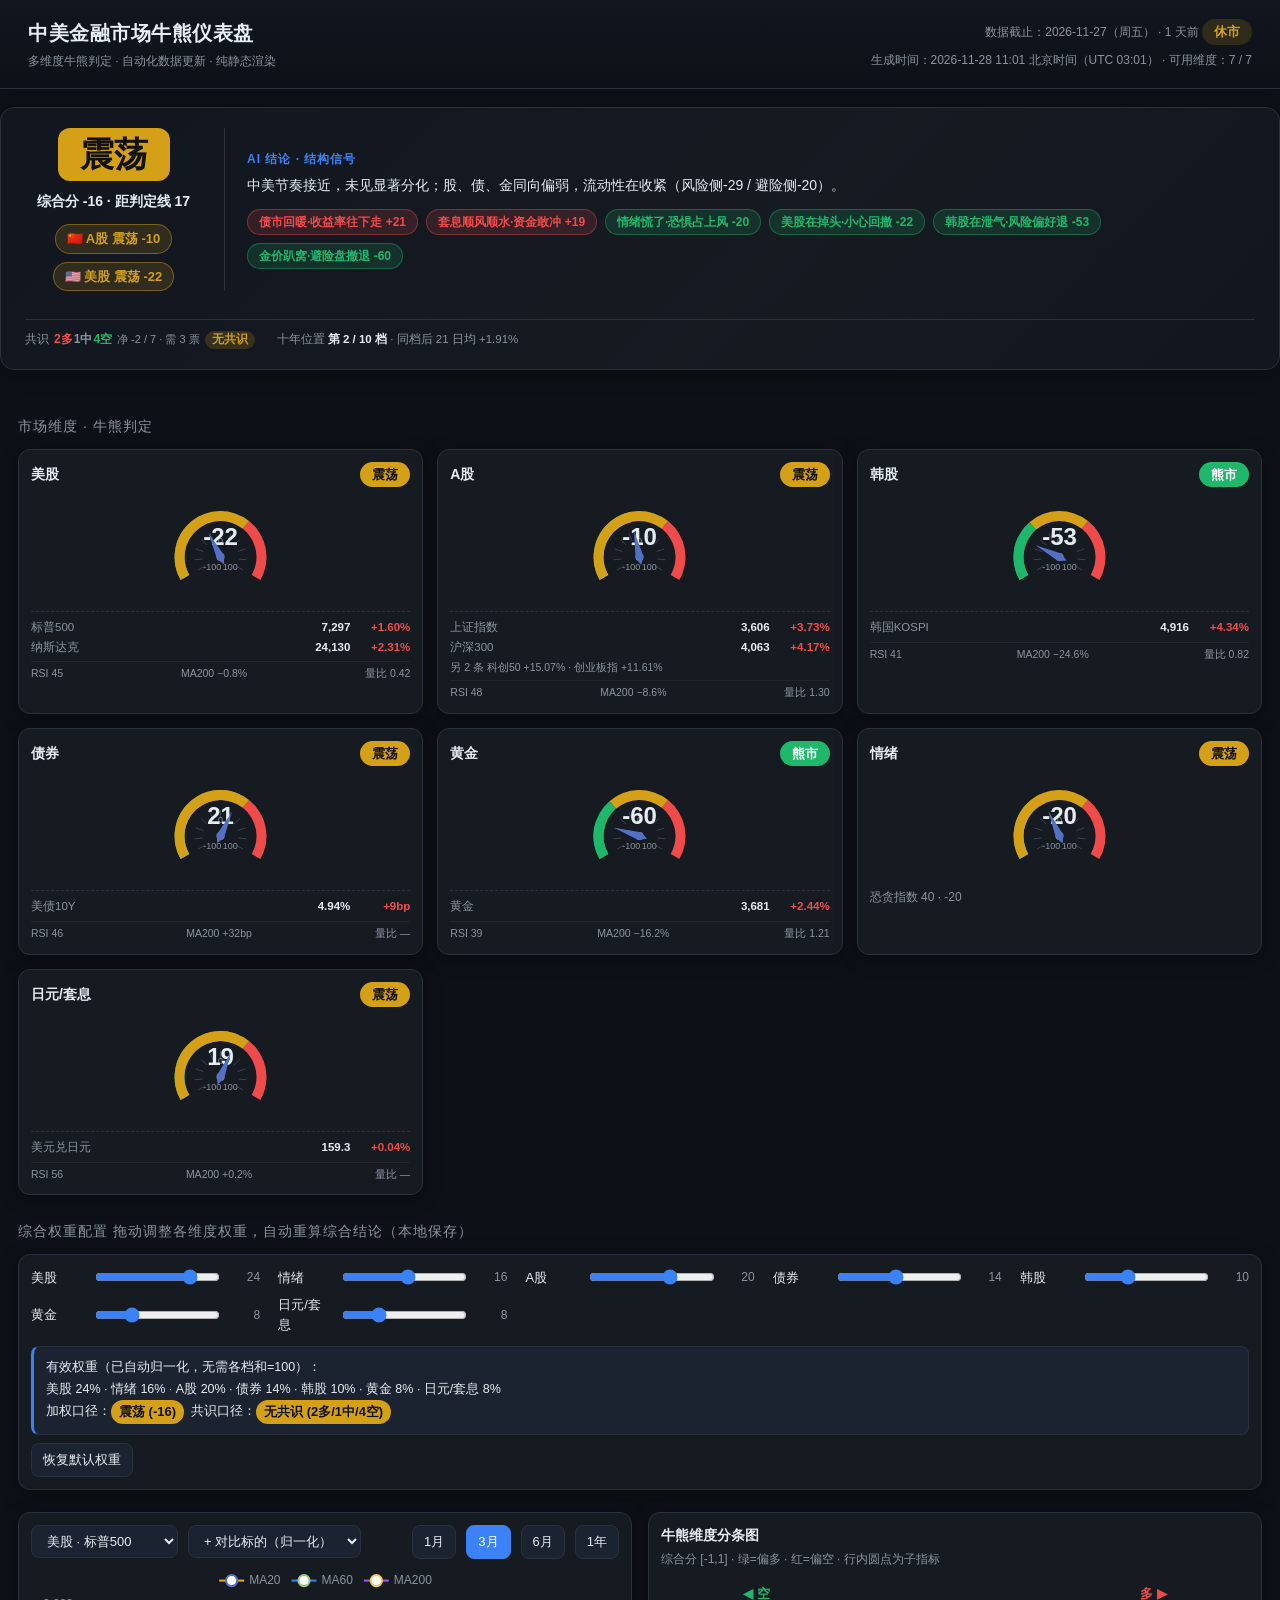
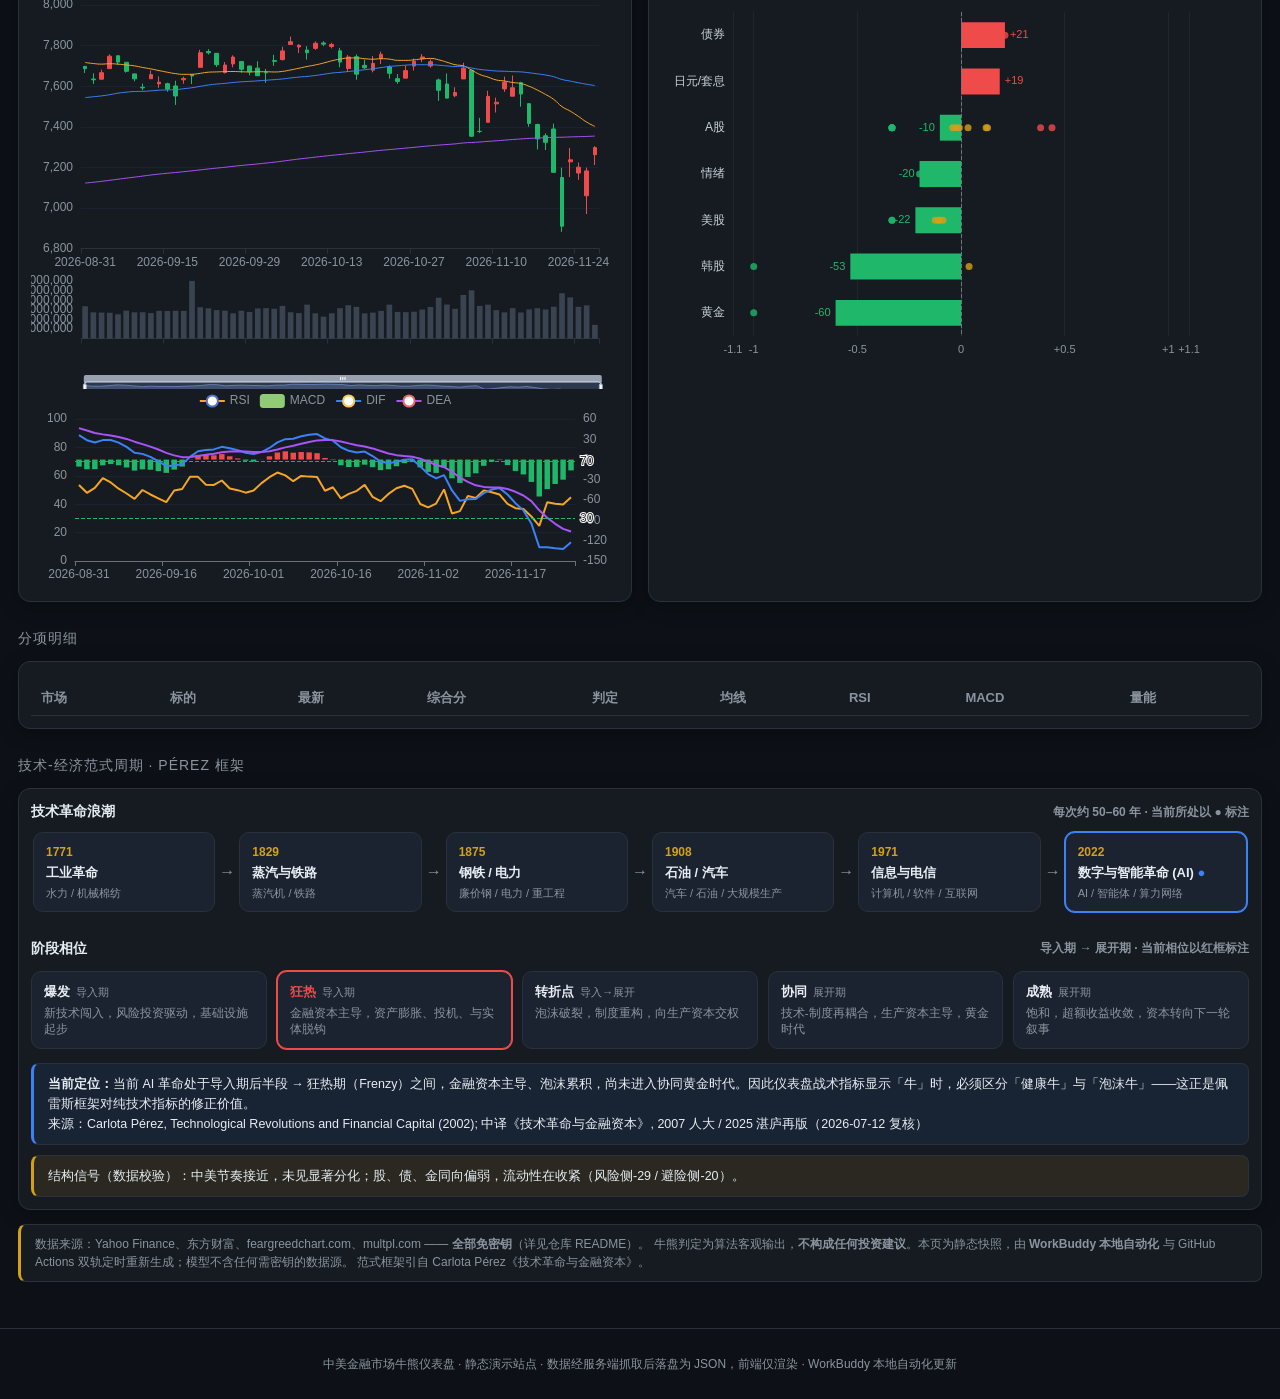
<file: index.html>
<!DOCTYPE html>
<html lang="zh-CN">
<head>
  <meta charset="UTF-8" />
  <meta name="viewport" content="width=device-width, initial-scale=1.0" />
  <title>中美金融市场牛熊仪表盘</title>
  <link rel="stylesheet" href="./assets/style.css?v=21" />
  <link rel="icon" href="data:image/svg+xml,%3Csvg xmlns='http://www.w3.org/2000/svg' viewBox='0 0 32 32'%3E%3Crect width='32' height='32' rx='7' fill='%230d1117'/%3E%3Cpath d='M7 21l6-7 5 4 7-9' stroke='%23f0883e' stroke-width='2.6' fill='none' stroke-linecap='round' stroke-linejoin='round'/%3E%3C/svg%3E" />
  <!-- ECharts 本地化：原来只挂 jsdelivr CDN，CDN 不可达或被阻断时整页图表全空，
       而页面其它内容照常加载，故障表现是「一片空白但没报错」。
       现改为本地优先，CDN 仅作兜底（部署漏带 vendor 时仍能出图）。 -->
  <script src="./assets/vendor/echarts.min.js"></script>
  <script>
    if (!window.echarts) {
      document.write('<script src="https://cdn.jsdelivr.net/npm/echarts@5.5.0/dist/echarts.min.js"><\/script>');
    }
  </script>
</head>
<body>
  <header class="topbar">
    <div class="brand">
      <h1>中美金融市场牛熊仪表盘</h1>
      <p>多维度牛熊判定 · 自动化数据更新 · 纯静态渲染</p>
    </div>
    <div class="meta">
      <div>数据截止：<span id="dataAsOf">加载中…</span> <span id="freshBadge" class="badge unknown">—</span></div>
      <!-- 「综合结论」这一行删掉了：hero 里那个大字徽章说的是同一件事，
           页头再放一个只会把首屏往下挤 26px。 -->
      <div style="margin-top:6px">生成时间：<span id="updated">—</span> · 可用维度：<span id="dimsInfo">—</span></div>
    </div>
  </header>

  <section class="hero" id="hero">
    <div class="hero-verdict">
      <div class="hero-badge" id="heroBadge">—</div>
      <!-- 「加权口径」这句说明从正文移到 title：它占一行、信息价值低，
           读者更需要的是下面那张能看见行情的卡片。 -->
      <div class="hero-score" id="heroScore" title="加权口径：7 个维度按权重平均（含 A股 / 美股 分口径）">综合分 —</div>
      <div class="hero-split" id="heroSplit"></div>
    </div>
    <div class="hero-body">
      <div class="hero-title">AI 结论 · 结构信号</div>
      <p class="hero-structural" id="heroStructural">加载中…</p>
      <div class="hero-chips" id="heroChips"></div>
    </div>
    <!-- 元信息带：共识票数 / 十年位置 / 数据状态。
         这三样都是"关于结论的说明"，不是结论本身。放在左栏竖着堆，
         会把 hero 撑到 558px，第一排仪表盘在 797px 处——首屏一张都看不到。 -->
    <div class="hero-foot">
      <div class="foot-seg" id="heroConsensus"></div>
      <div class="foot-seg" id="heroRank"></div>
      <div class="foot-seg" id="heroAlert"></div>
    </div>
  </section>

  <div class="wrap">
    <div class="section-title">市场维度 · 牛熊判定</div>
    <div class="gauges" id="gauges"></div>

    <div class="section-title">综合权重配置 <span class="sub">拖动调整各维度权重，自动重算综合结论（本地保存）</span></div>
    <div class="card" id="weightPanel"></div>

    <div class="layout" style="margin-top:22px">
      <div class="card">
        <div class="controls">
          <select id="seriesSelect"></select>
          <select id="compareSelect"><option value="">+ 对比标的（归一化）</option></select>
          <div style="flex:1"></div>
          <button class="btn range" data-r="21">1月</button>
          <button class="btn range active" data-r="63">3月</button>
          <button class="btn range" data-r="126">6月</button>
          <button class="btn range" data-r="252">1年</button>
        </div>
        <div id="klineChart"></div>
        <div id="indicatorChart"></div>
      </div>

      <div class="card">
        <h3>牛熊维度分条图</h3>
        <p class="sub">综合分 [-1,1] · 绿=偏多 · 红=偏空 · 行内圆点为子指标</p>
        <div id="heatmapChart"></div>
      </div>
    </div>

    <div class="section-title">分项明细</div>
    <div class="card">
      <div class="table-scroll">
        <table class="detail" id="detailTable">
          <thead><tr><th>市场</th><th>标的</th><th>最新</th><th>综合分</th><th>判定</th><th>均线</th><th>RSI</th><th>MACD</th><th>量能</th></tr></thead>
          <tbody></tbody>
        </table>
      </div>
    </div>

    <div class="section-title">技术-经济范式周期 · Pérez 框架</div>
    <div class="card" id="paradigmCard">
      <h3>技术革命浪潮 <span class="sub">每次约 50–60 年 · 当前所处以 ● 标注</span></h3>
      <div id="paradigmTimeline" class="timeline"></div>
      <h3 style="margin-top:14px">阶段相位 <span class="sub">导入期 → 展开期 · 当前相位以红框标注</span></h3>
      <div id="paradigmPhases" class="phases"></div>
      <div id="paradigmNote" class="paradigm-note"></div>
      <div id="paradigmStructural" class="paradigm-signal"></div>
    </div>

    <div class="disclaimer">
      数据来源：Yahoo Finance、东方财富、feargreedchart.com、multpl.com —— <b>全部免密钥</b>（详见仓库 README）。
      牛熊判定为算法客观输出，<b>不构成任何投资建议</b>。本页为静态快照，由 <b>WorkBuddy 本地自动化</b> 与 GitHub Actions 双轨定时重新生成；模型不含任何需密钥的数据源。
      范式框架引自 Carlota Pérez《技术革命与金融资本》。
    </div>
  </div>

  <footer>
    中美金融市场牛熊仪表盘 · 静态演示站点 · 数据经服务端抓取后落盘为 JSON，前端仅渲染 · WorkBuddy 本地自动化更新
  </footer>

  <script src="./assets/app.js?v=30"></script>
</body>
</html>
</file>
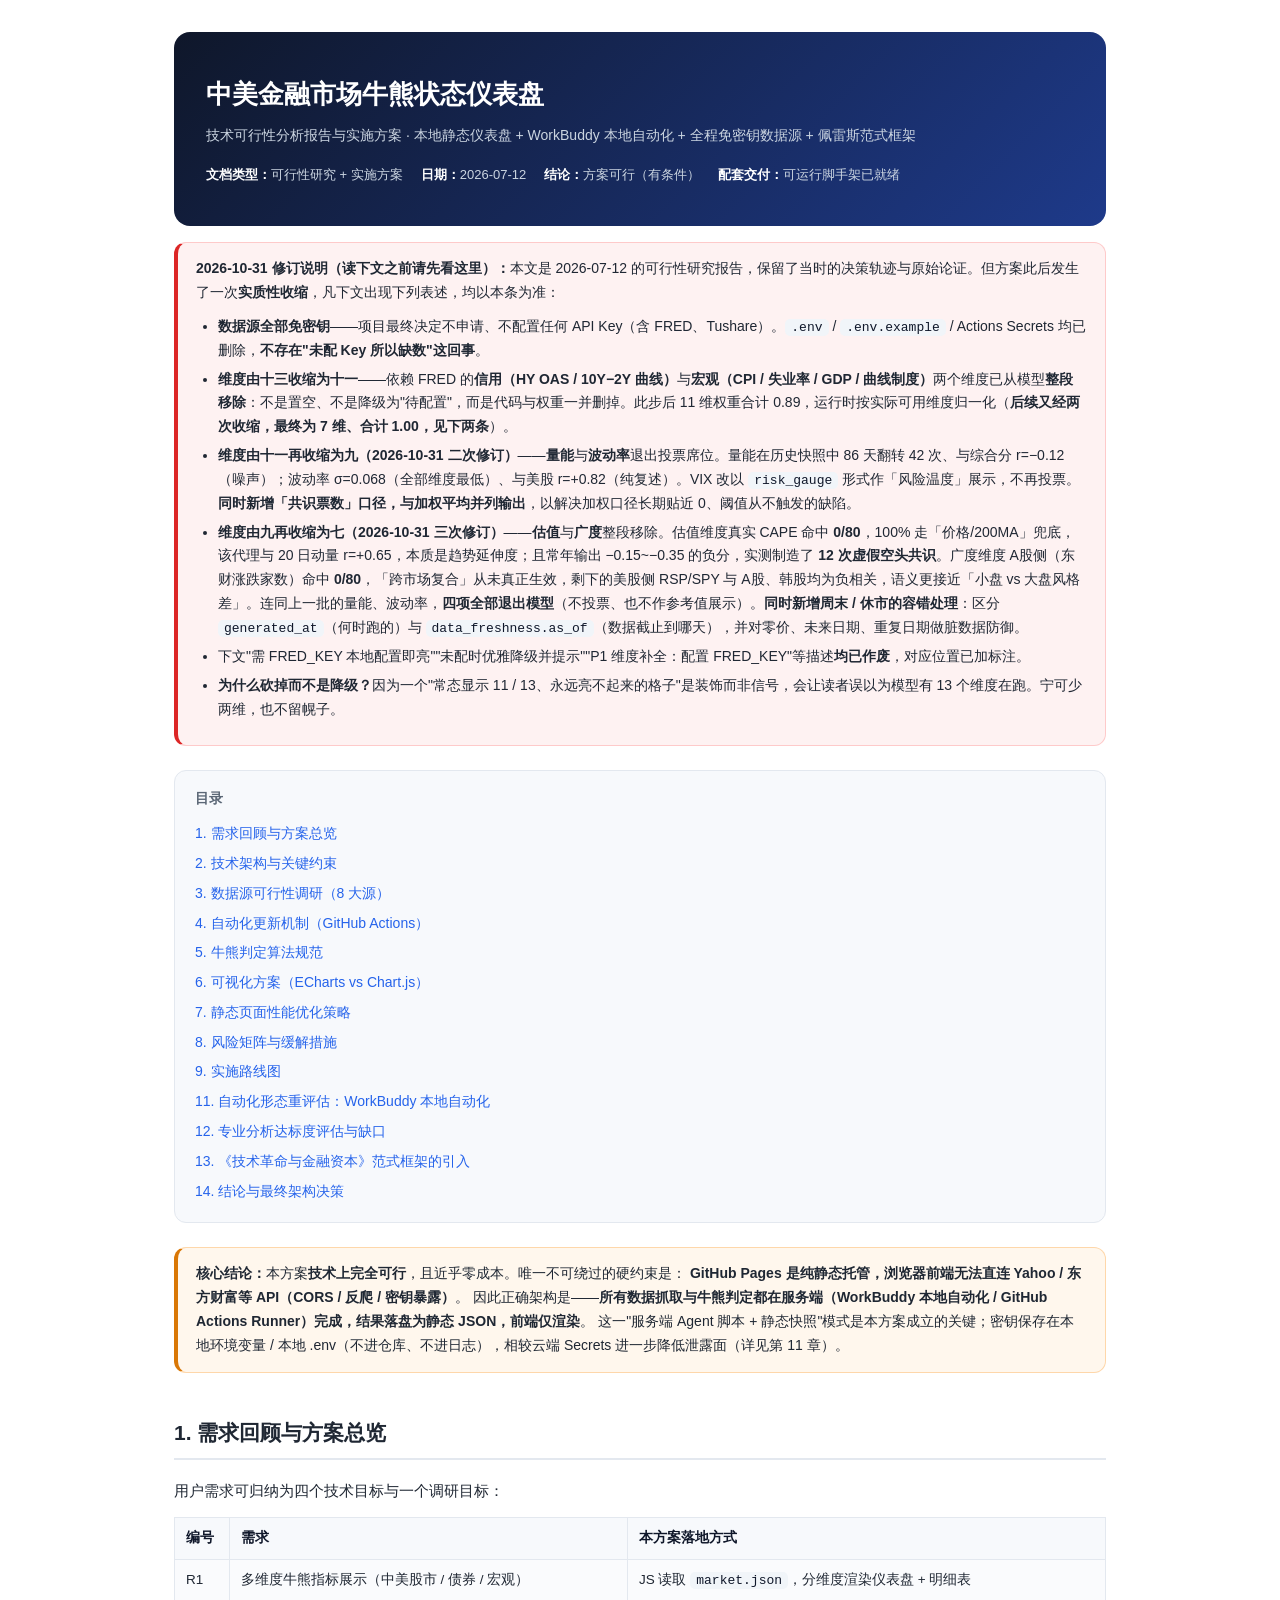
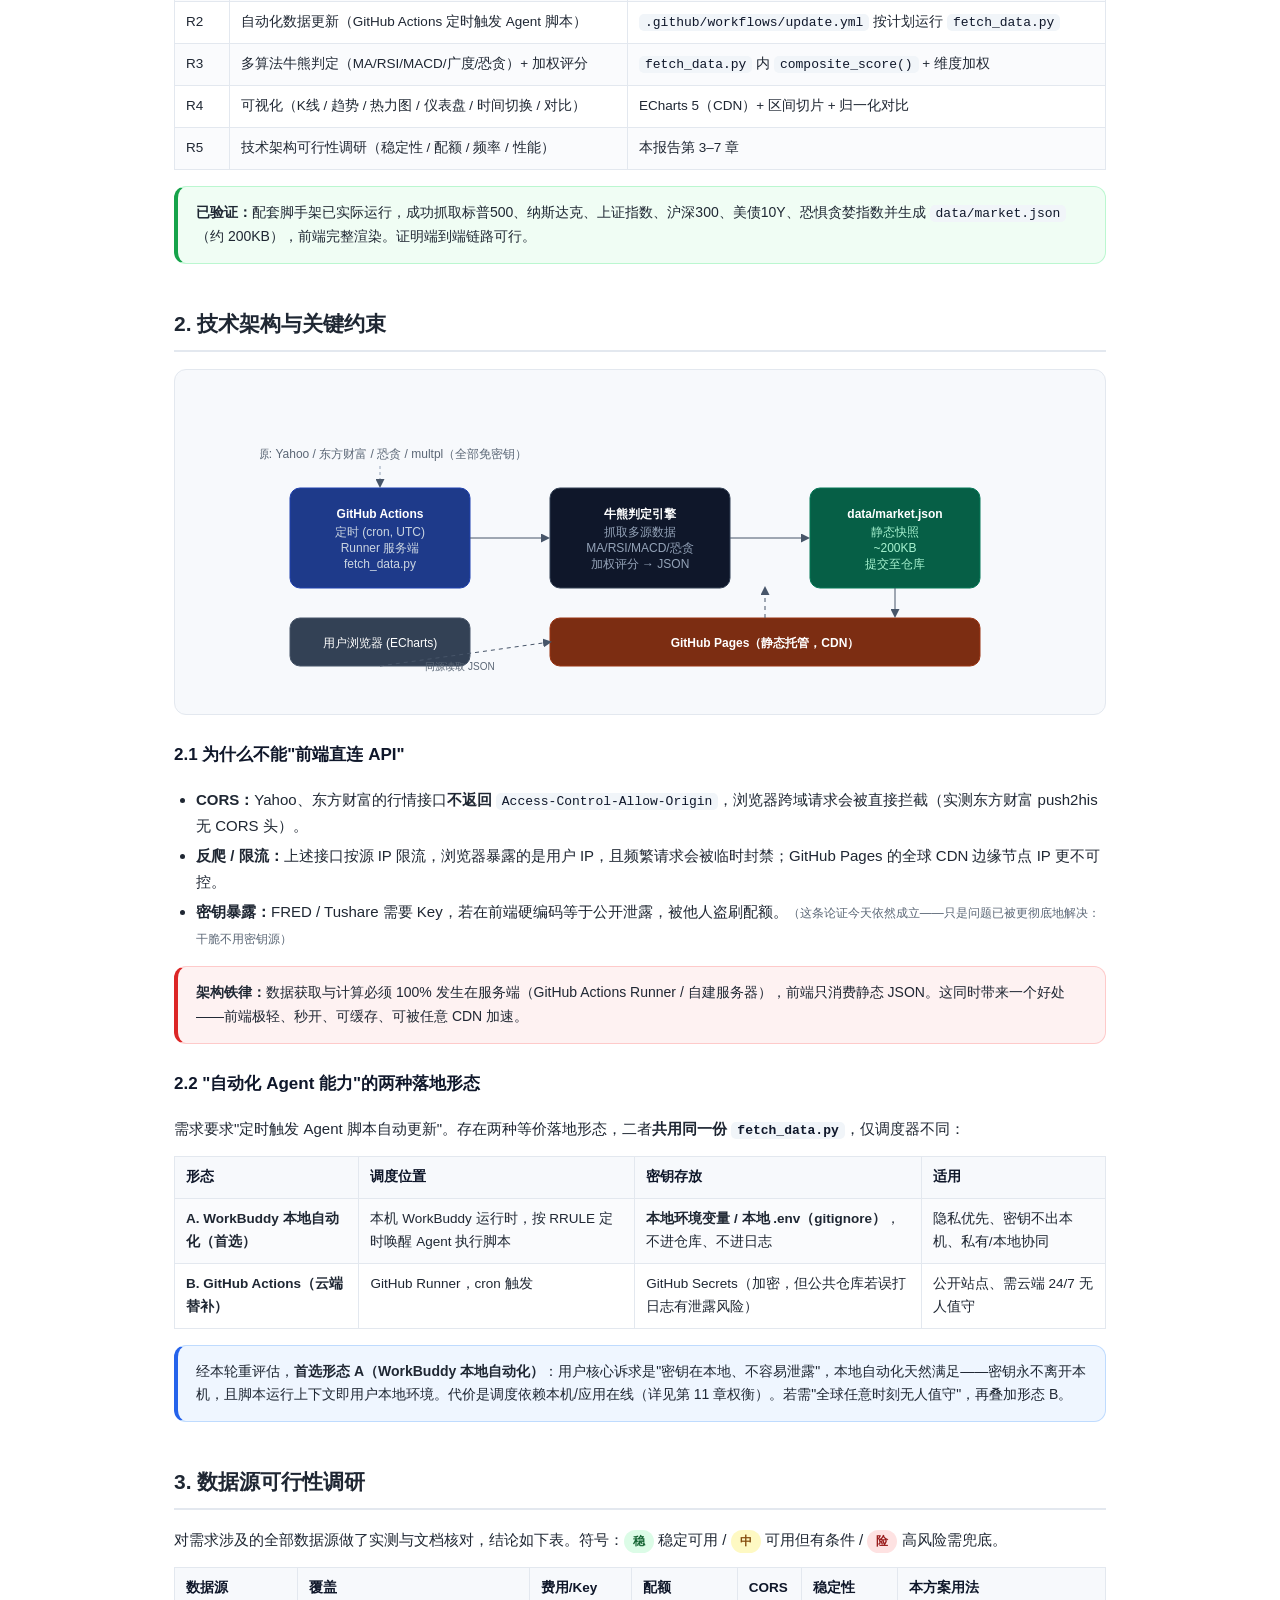
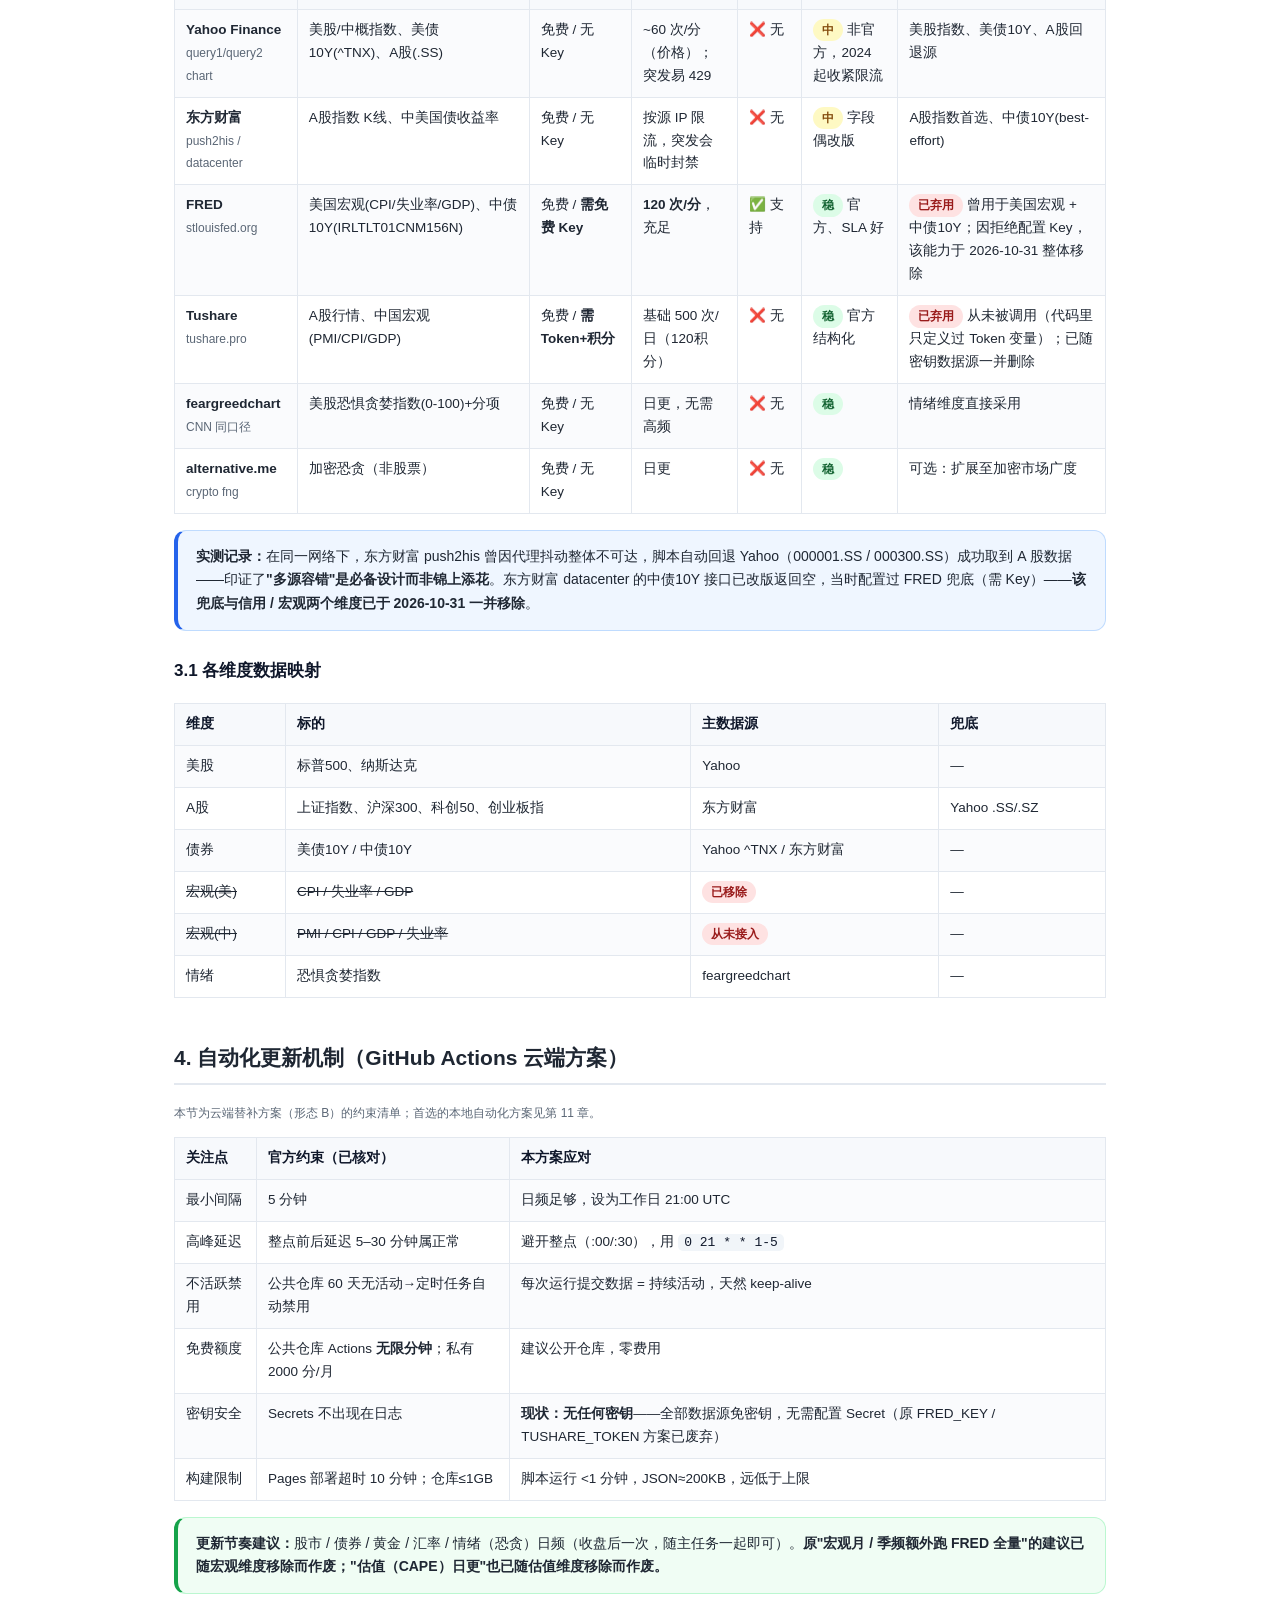
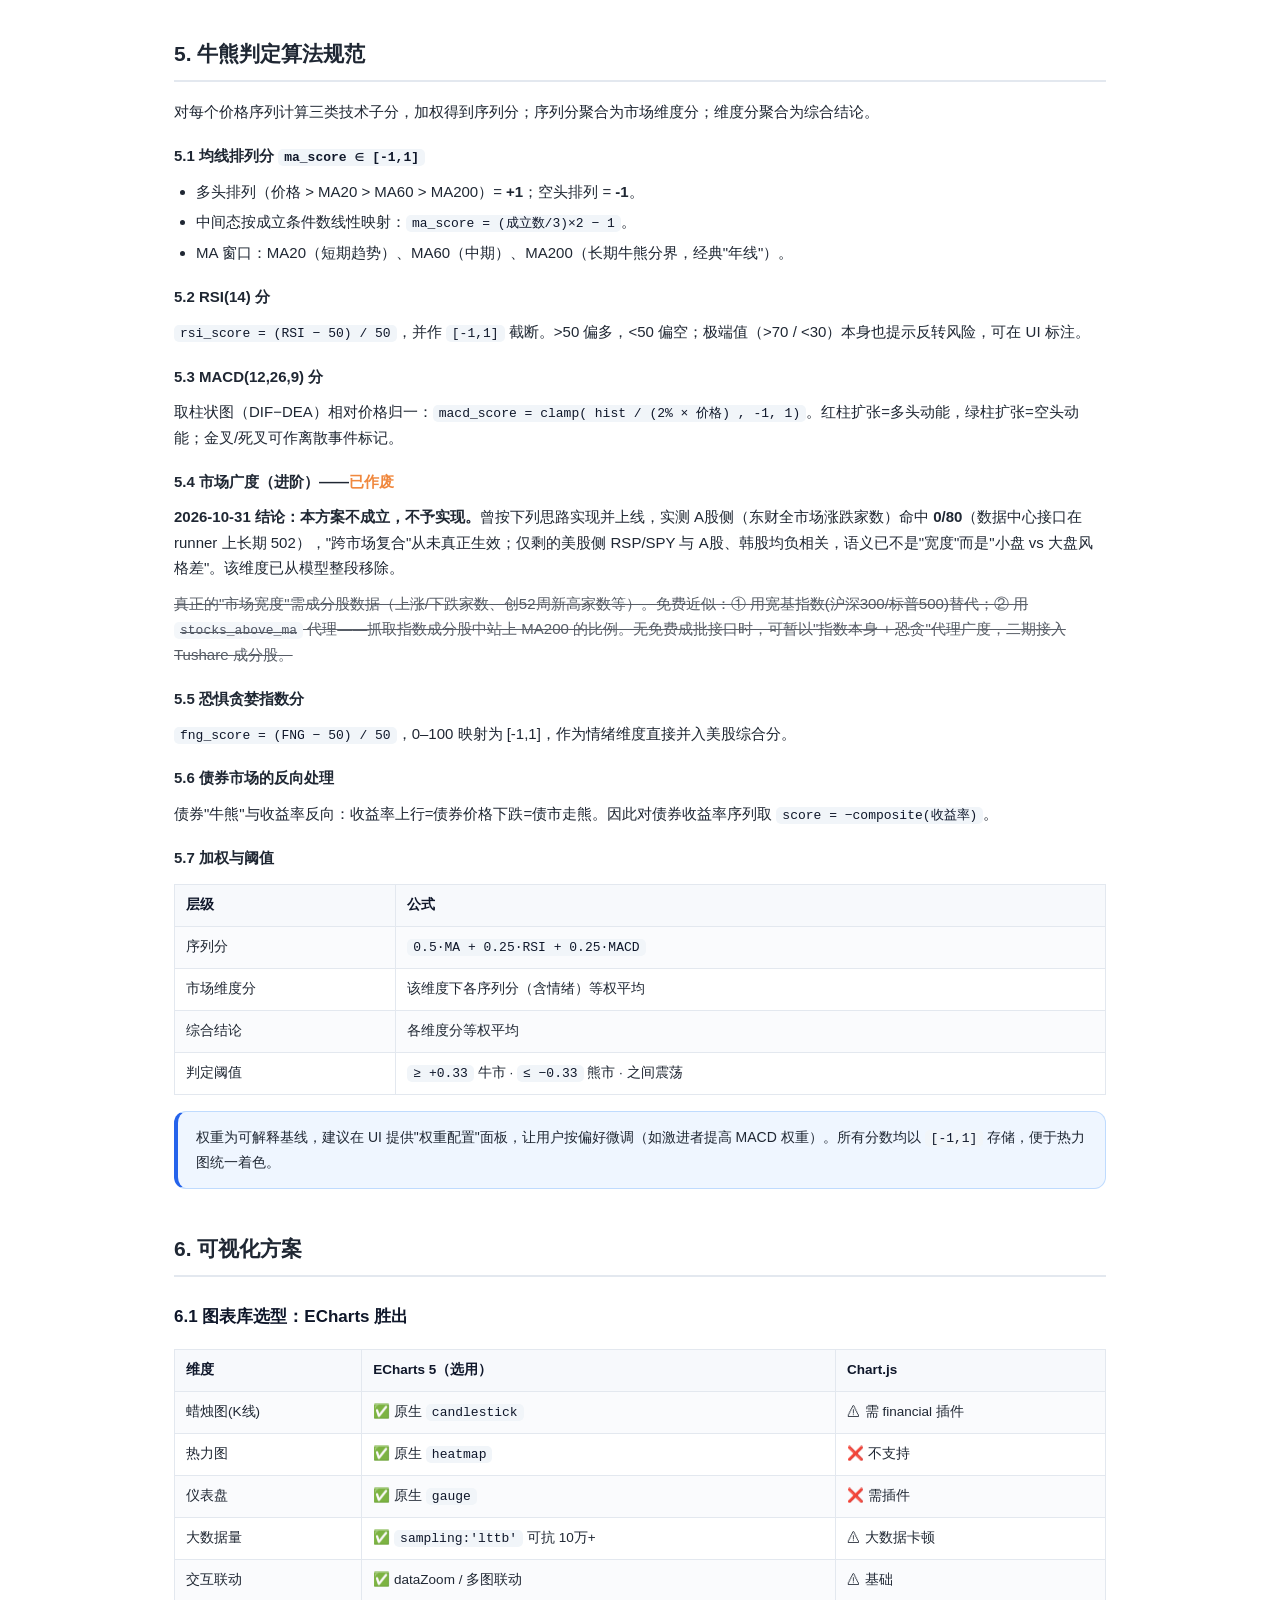
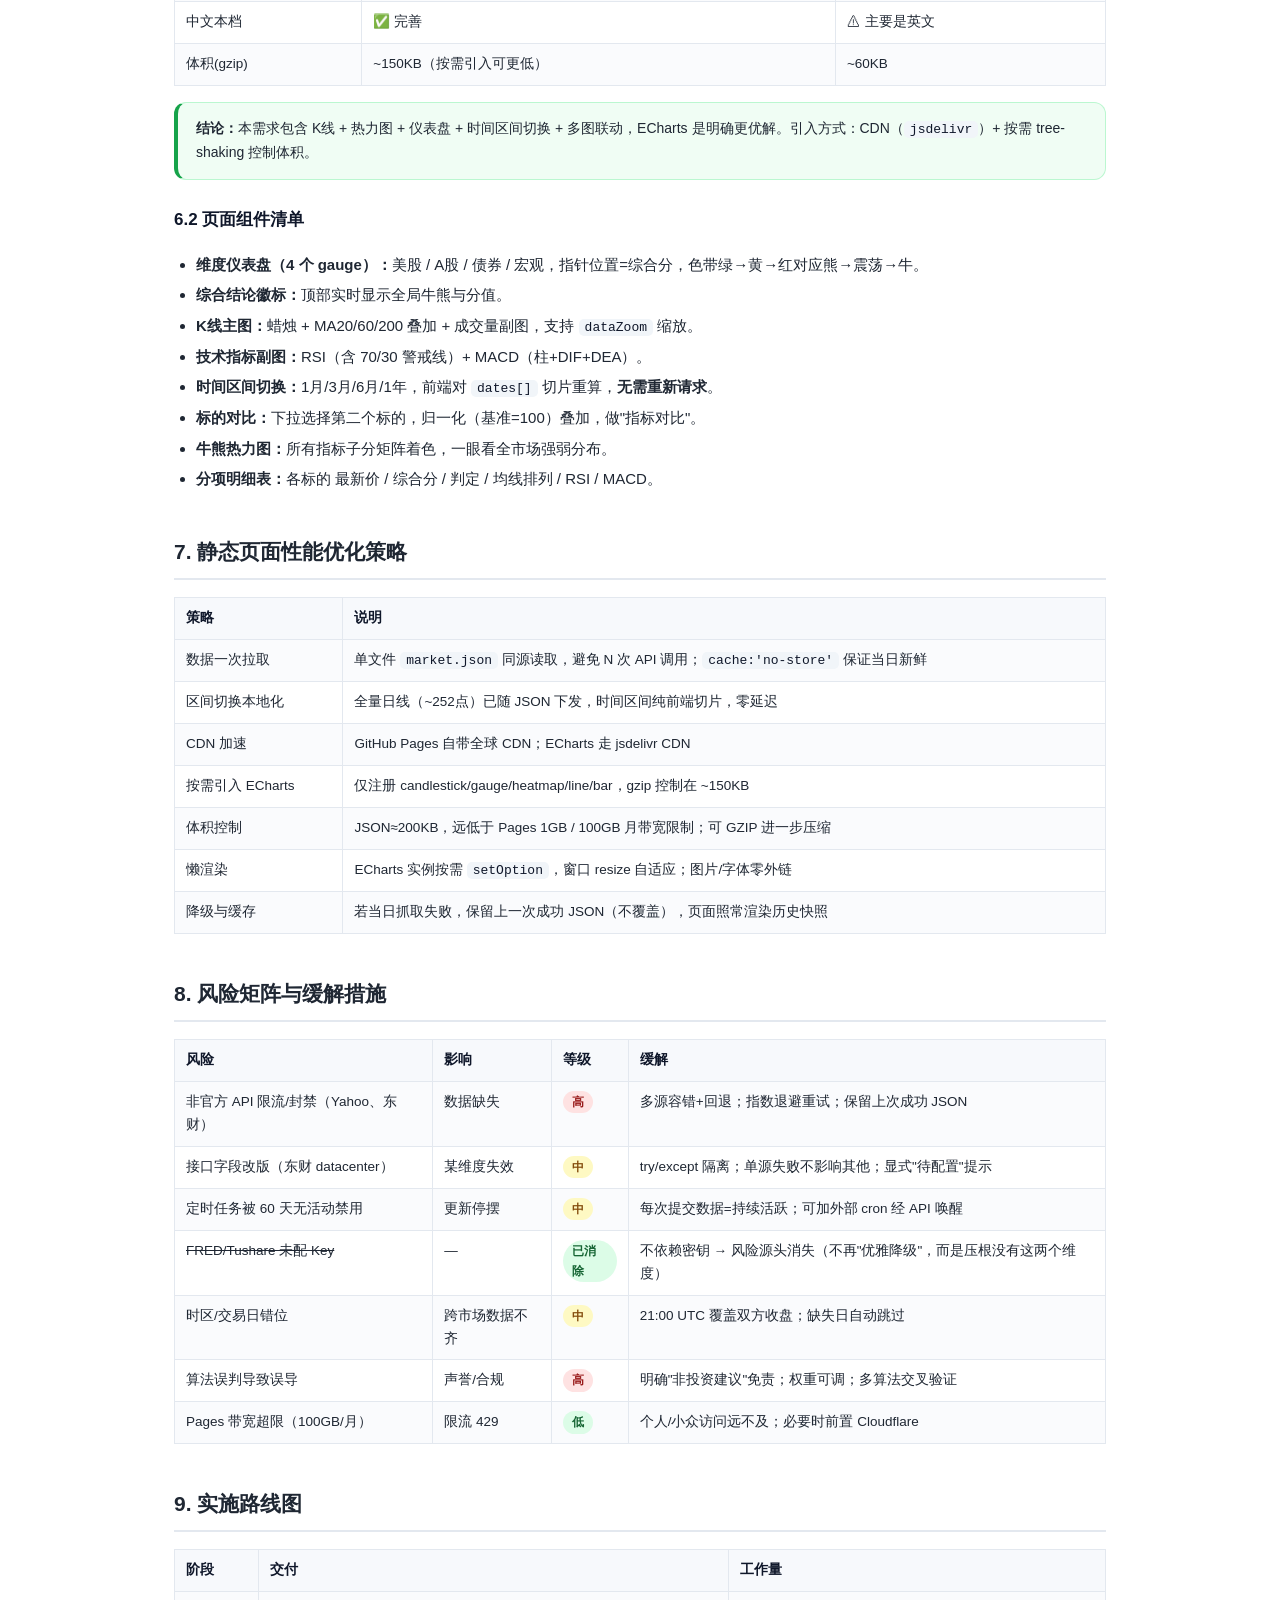
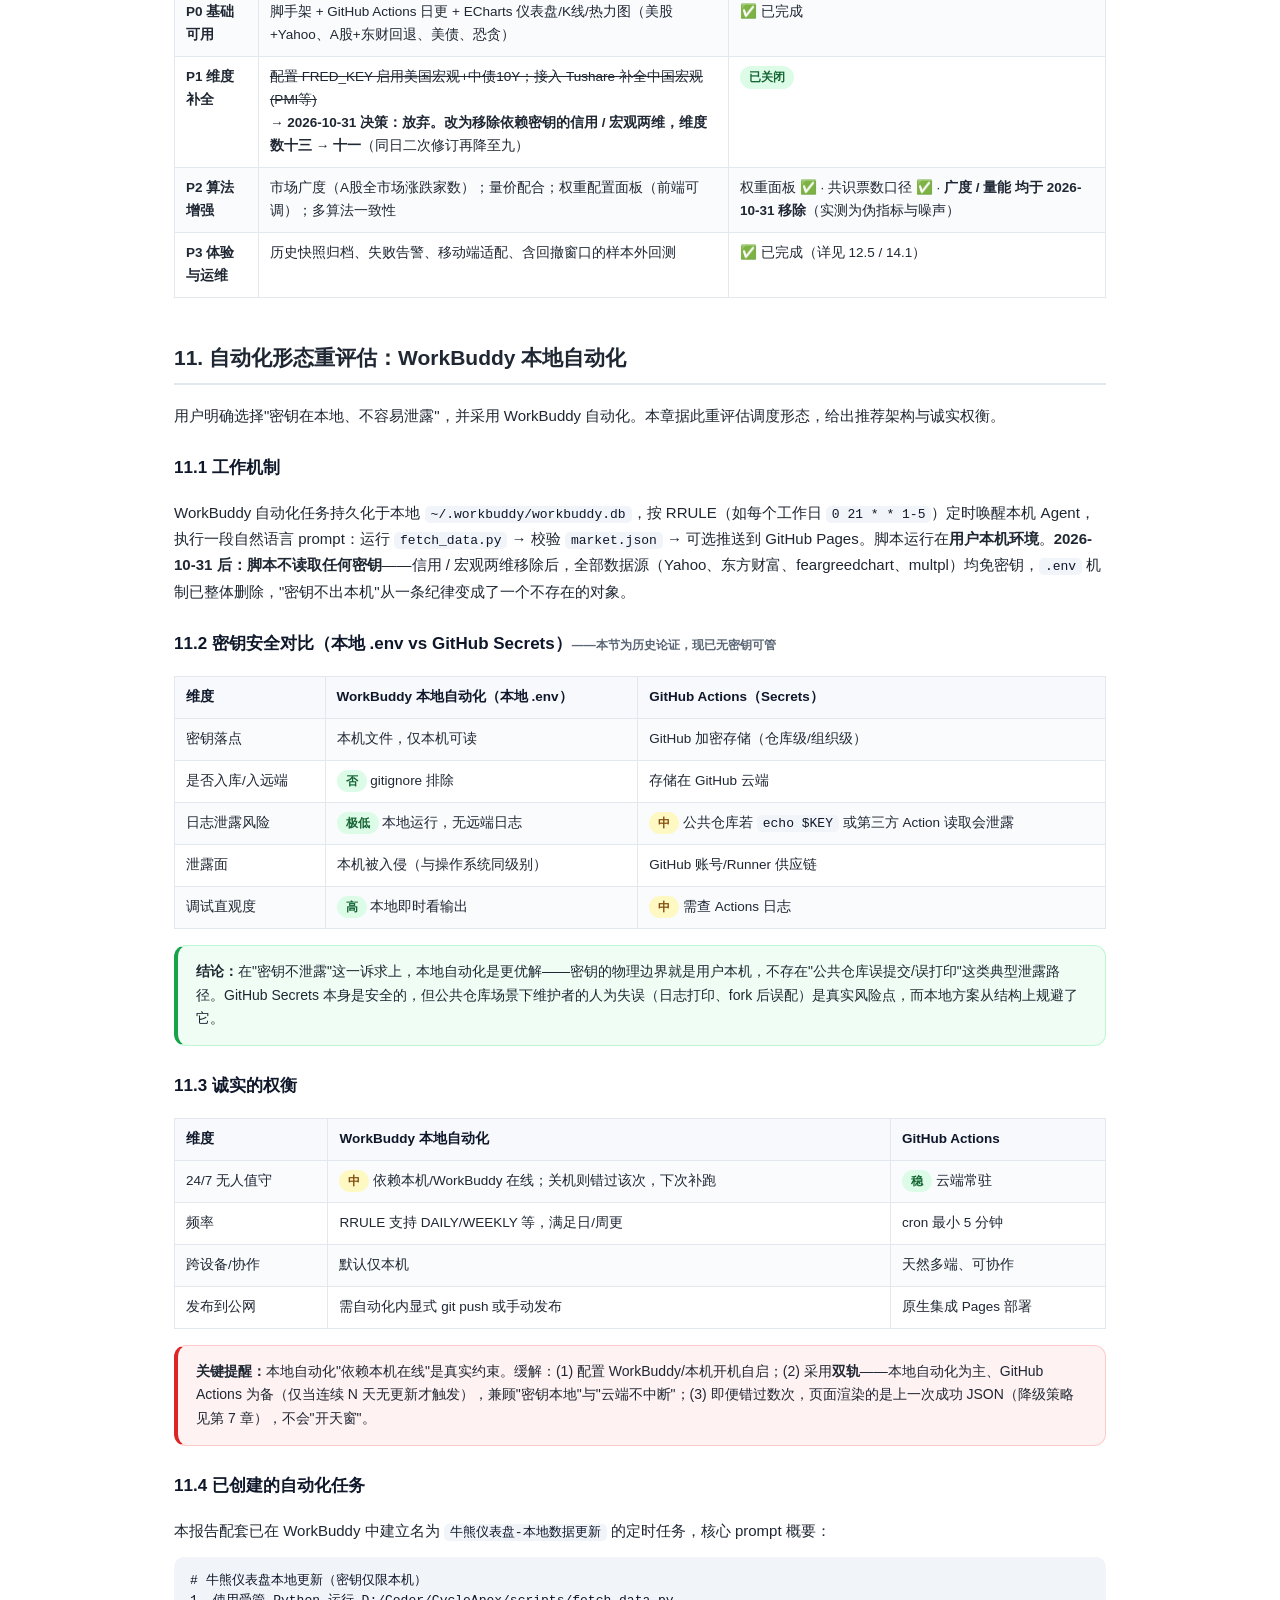
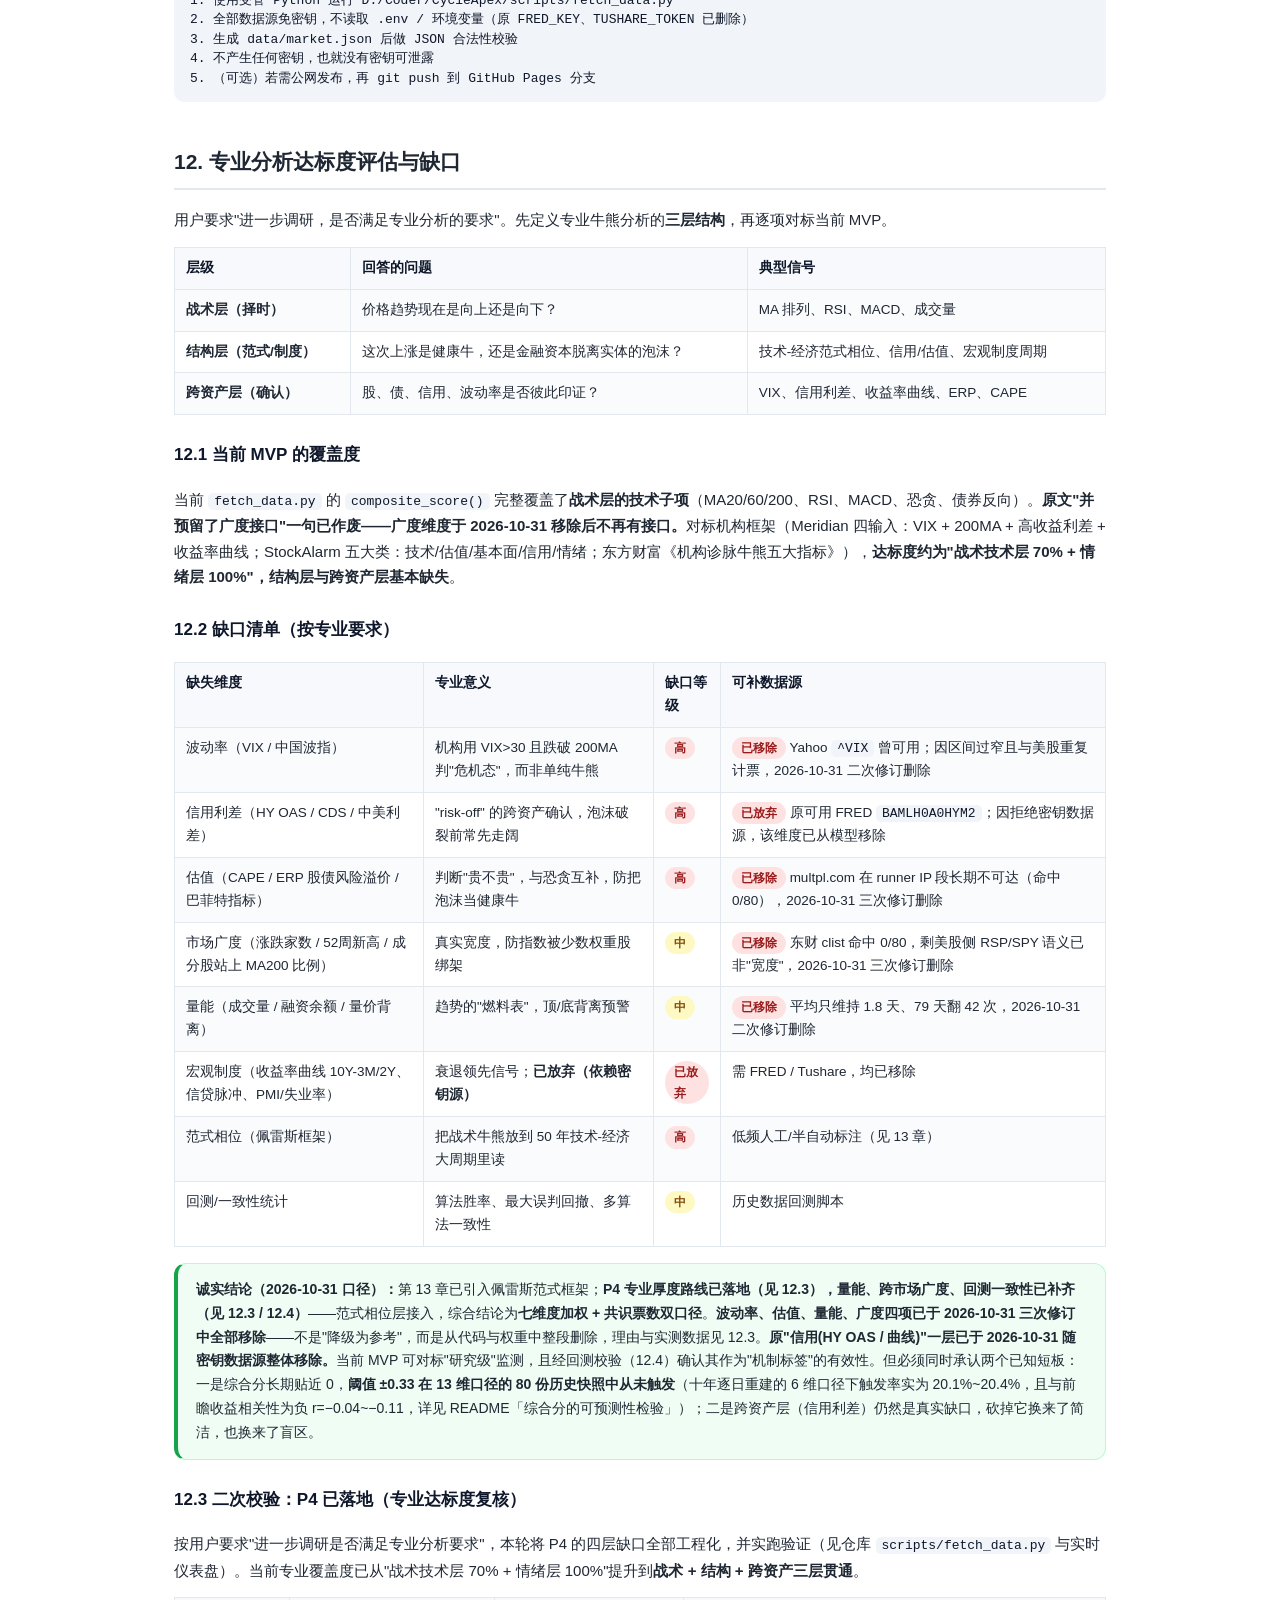
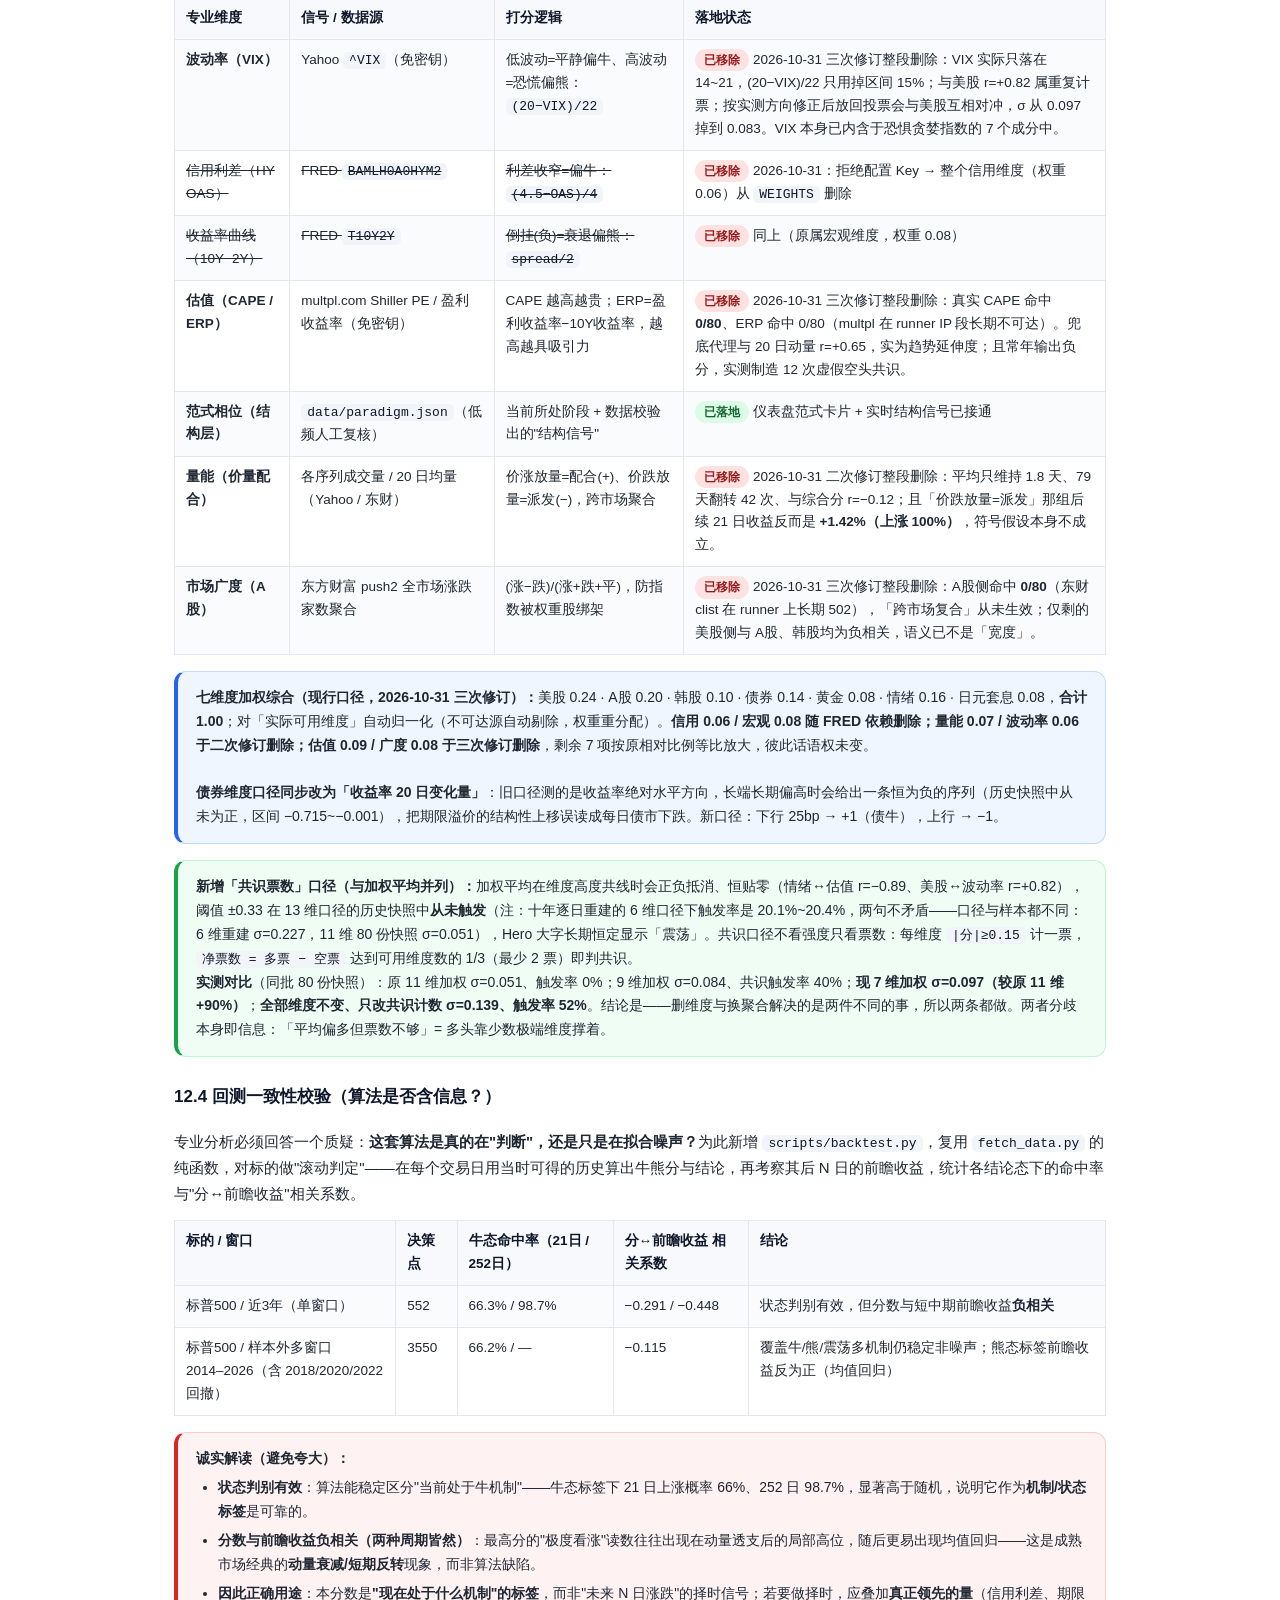
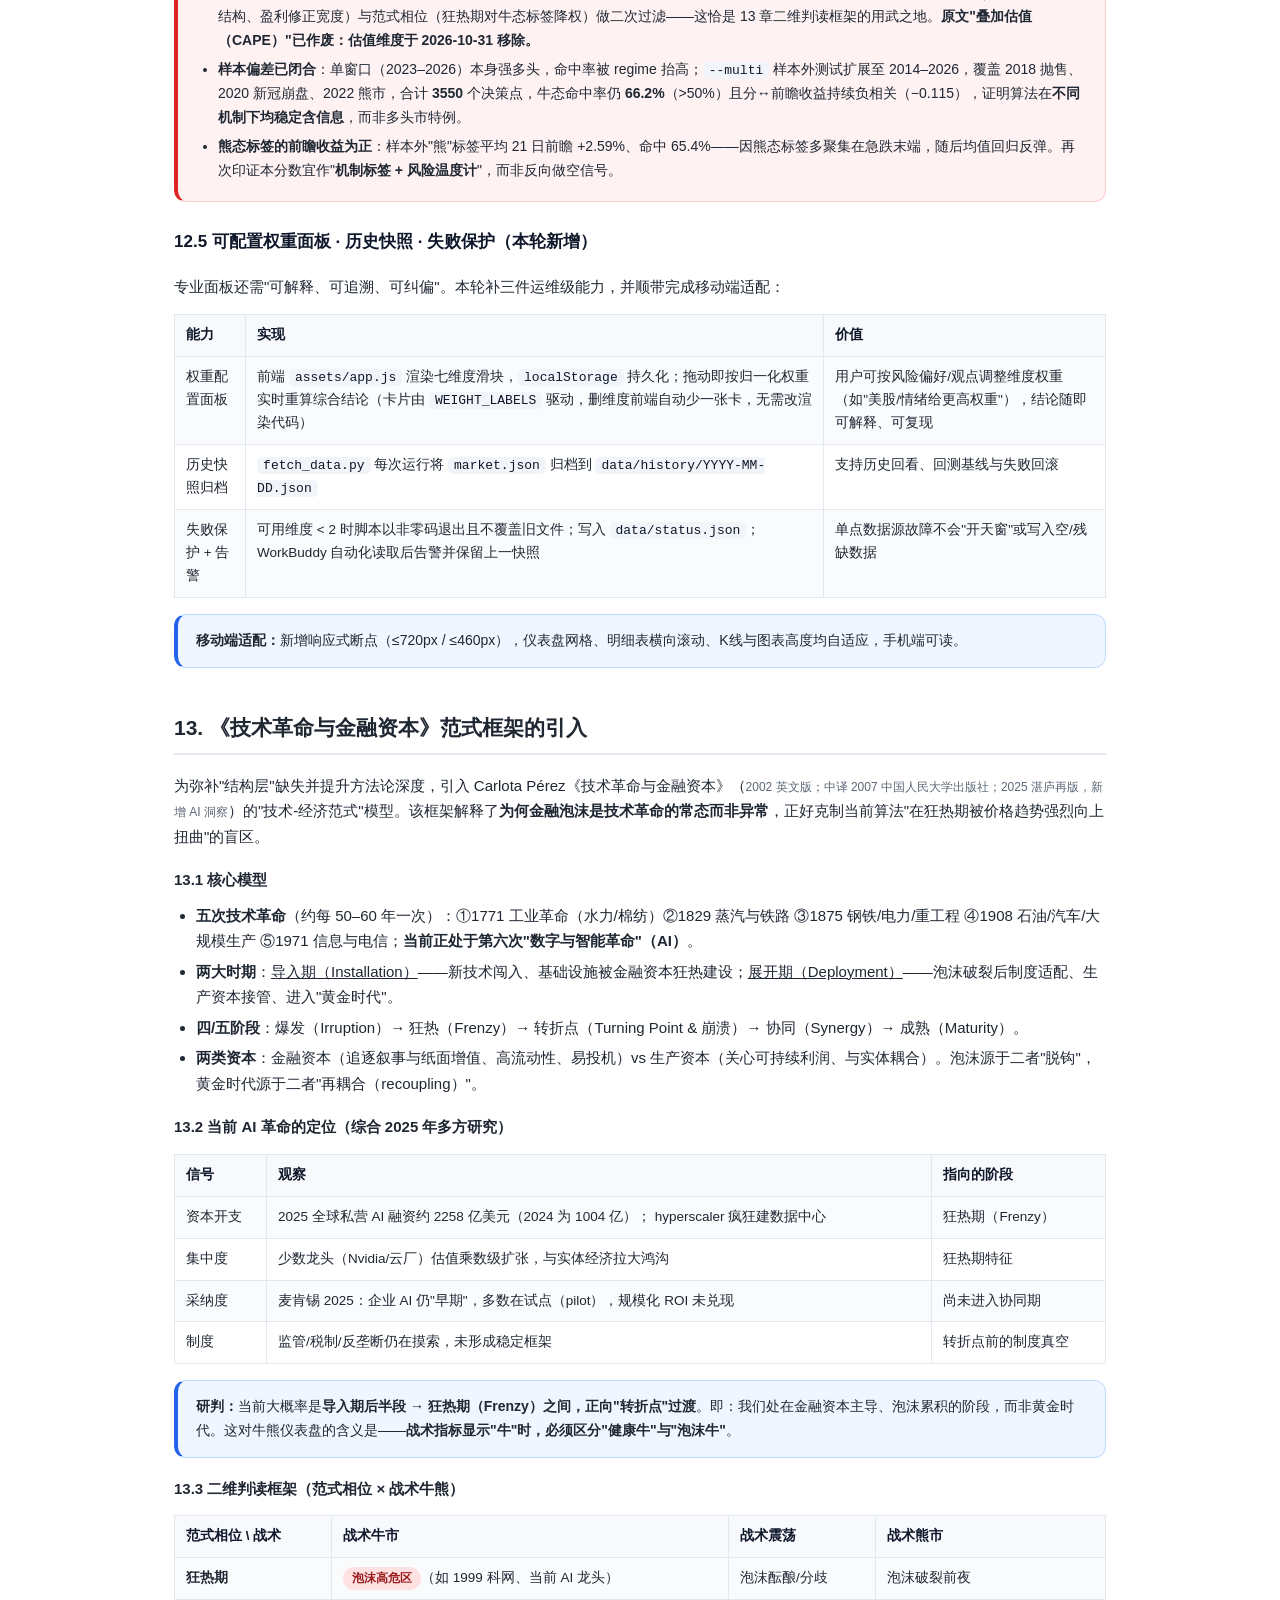
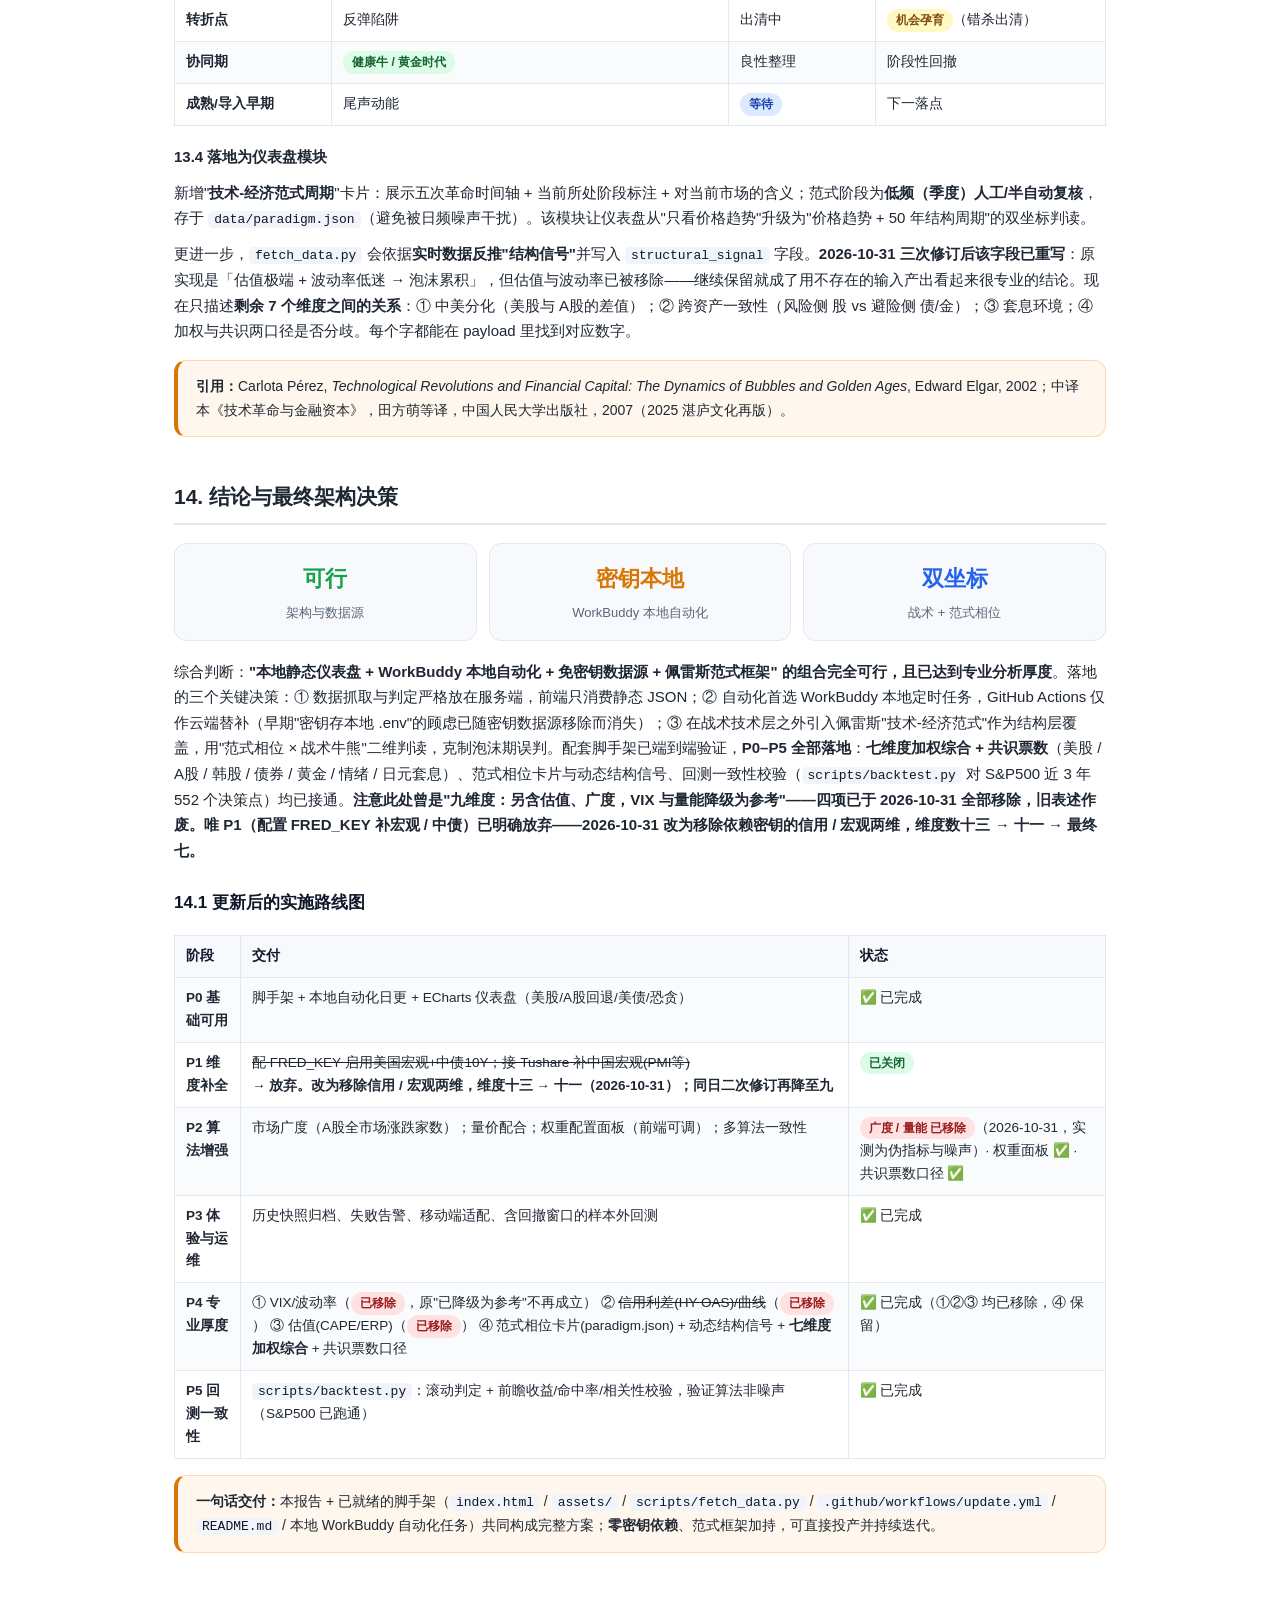
<file: report.html>
<!DOCTYPE html>
<html lang="zh-CN">
<head>
<meta charset="UTF-8" />
<meta name="viewport" content="width=device-width, initial-scale=1.0" />
<title>中美金融市场牛熊仪表盘 · 技术可行性分析报告</title>
<style>
  :root{
    --bg:#ffffff; --panel:#f7f9fc; --border:#e3e8ef; --text:#1f2733; --muted:#5b6776;
    --accent:#2563eb; --bull:#dc2626; --bear:#16a34a; --neutral:#d97706;
    --code:#0f172a; --codebg:#f1f5f9;
  }
  *{box-sizing:border-box}
  body{margin:0;font-family:-apple-system,"Segoe UI","PingFang SC","Microsoft YaHei",Roboto,Arial,sans-serif;
    color:var(--text);background:var(--bg);font-size:15px;line-height:1.7;}
  .container{max-width:980px;margin:0 auto;padding:32px 24px 80px;}
  header.hero{background:linear-gradient(135deg,#0f172a,#1e3a8a);color:#fff;padding:40px 32px;border-radius:16px;}
  header.hero h1{margin:0 0 8px;font-size:26px;}
  header.hero p{margin:0;color:#cbd5e1;font-size:14px;}
  .meta-row{margin-top:16px;display:flex;gap:18px;flex-wrap:wrap;font-size:13px;color:#cbd5e1;}
  .meta-row b{color:#fff;}
  nav.toc{background:var(--panel);border:1px solid var(--border);border-radius:12px;padding:16px 20px;margin:24px 0;}
  nav.toc h3{margin:0 0 8px;font-size:14px;color:var(--muted);}
  nav.toc a{display:block;color:var(--accent);text-decoration:none;padding:3px 0;font-size:14px;}
  nav.toc a:hover{text-decoration:underline;}
  h2{margin-top:42px;padding-bottom:8px;border-bottom:2px solid var(--border);font-size:21px;}
  h3{margin-top:26px;font-size:17px;color:#0f172a;}
  h4{margin:18px 0 6px;font-size:15px;}
  p{margin:10px 0;}
  code{background:var(--codebg);color:var(--code);padding:1px 6px;border-radius:5px;font-size:13px;font-family:"SFMono-Regular",Consolas,Menlo,monospace;}
  pre{background:var(--codebg);color:var(--code);padding:14px 16px;border-radius:10px;overflow:auto;font-size:13px;line-height:1.5;}
  table{border-collapse:collapse;width:100%;margin:14px 0;font-size:13.5px;}
  th,td{border:1px solid var(--border);padding:9px 11px;text-align:left;vertical-align:top;}
  th{background:var(--panel);color:#0f172a;font-weight:600;}
  tr:nth-child(even) td{background:#fafbfd;}
  .callout{border-radius:12px;padding:14px 18px;margin:16px 0;font-size:14px;}
  .callout.key{background:#fff7ed;border:1px solid #fed7aa;border-left:4px solid var(--neutral);}
  .callout.ok{background:#f0fdf4;border:1px solid #bbf7d0;border-left:4px solid var(--bear);}
  .callout.warn{background:#fef2f2;border:1px solid #fecaca;border-left:4px solid var(--bull);}
  .callout.info{background:#eff6ff;border:1px solid #bfdbfe;border-left:4px solid var(--accent);}
  .badge{display:inline-block;padding:1px 9px;border-radius:999px;font-size:12px;font-weight:600;}
  .badge.g{background:#dcfce7;color:#166534;} .badge.y{background:#fef9c3;color:#854d0e;}
  .badge.r{background:#fee2e2;color:#991b1b;} .badge.b{background:#dbeafe;color:#1e40af;}
  .diagram{background:var(--panel);border:1px solid var(--border);border-radius:12px;padding:18px;margin:16px 0;text-align:center;}
  .diagram svg{width:100%;max-width:760px;height:auto;}
  .verdict-box{display:grid;grid-template-columns:repeat(3,1fr);gap:12px;margin:18px 0;}
  .verdict-box .v{background:var(--panel);border:1px solid var(--border);border-radius:12px;padding:16px;text-align:center;}
  .verdict-box .v .n{font-size:22px;font-weight:700;}
  .verdict-box .v .l{color:var(--muted);font-size:13px;margin-top:4px;}
  ul{margin:10px 0;padding-left:22px;} li{margin:5px 0;}
  footer{color:var(--muted);font-size:13px;text-align:center;margin-top:50px;padding-top:20px;border-top:1px solid var(--border);}
  .tag{font-size:12px;color:var(--muted);}
</style>
</head>
<body>
<div class="container">

<header class="hero">
  <h1>中美金融市场牛熊状态仪表盘</h1>
  <p>技术可行性分析报告与实施方案 · 本地静态仪表盘 + WorkBuddy 本地自动化 + 全程免密钥数据源 + 佩雷斯范式框架</p>
  <div class="meta-row">
    <span><b>文档类型：</b>可行性研究 + 实施方案</span>
    <span><b>日期：</b>2026-07-12</span>
    <span><b>结论：</b>方案可行（有条件）</span>
    <span><b>配套交付：</b>可运行脚手架已就绪</span>
  </div>
</header>

<div class="callout warn" id="revision">
  <b>2026-10-31 修订说明（读下文之前请先看这里）：</b>本文是 2026-07-12 的可行性研究报告，保留了当时的决策轨迹与原始论证。但方案此后发生了一次<b>实质性收缩</b>，凡下文出现下列表述，均以本条为准：
  <ul>
    <li><b>数据源全部免密钥</b>——项目最终决定不申请、不配置任何 API Key（含 FRED、Tushare）。<code>.env</code> / <code>.env.example</code> / Actions Secrets 均已删除，<b>不存在"未配 Key 所以缺数"这回事</b>。</li>
    <li><b>维度由十三收缩为十一</b>——依赖 FRED 的<b>信用（HY OAS / 10Y−2Y 曲线）</b>与<b>宏观（CPI / 失业率 / GDP / 曲线制度）</b>两个维度已从模型<b>整段移除</b>：不是置空、不是降级为"待配置"，而是代码与权重一并删掉。此步后 11 维权重合计 0.89，运行时按实际可用维度归一化（<b>后续又经两次收缩，最终为 7 维、合计 1.00，见下两条</b>）。</li>
    <li><b>维度由十一再收缩为九（2026-10-31 二次修订）</b>——<b>量能</b>与<b>波动率</b>退出投票席位。量能在历史快照中 86 天翻转 42 次、与综合分 r=−0.12（噪声）；波动率 σ=0.068（全部维度最低）、与美股 r=+0.82（纯复述）。VIX 改以 <code>risk_gauge</code> 形式作「风险温度」展示，不再投票。<b>同时新增「共识票数」口径，与加权平均并列输出</b>，以解决加权口径长期贴近 0、阈值从不触发的缺陷。</li>
    <li><b>维度由九再收缩为七（2026-10-31 三次修订）</b>——<b>估值</b>与<b>广度</b>整段移除。估值维度真实 CAPE 命中 <b>0/80</b>，100% 走「价格/200MA」兜底，该代理与 20 日动量 r=+0.65，本质是趋势延伸度；且常年输出 −0.15~−0.35 的负分，实测制造了 <b>12 次虚假空头共识</b>。广度维度 A股侧（东财涨跌家数）命中 <b>0/80</b>，「跨市场复合」从未真正生效，剩下的美股侧 RSP/SPY 与 A股、韩股均为负相关，语义更接近「小盘 vs 大盘风格差」。连同上一批的量能、波动率，<b>四项全部退出模型</b>（不投票、也不作参考值展示）。<b>同时新增周末 / 休市的容错处理</b>：区分 <code>generated_at</code>（何时跑的）与 <code>data_freshness.as_of</code>（数据截止到哪天），并对零价、未来日期、重复日期做脏数据防御。</li>
    <li>下文"需 FRED_KEY 本地配置即亮""未配时优雅降级并提示""P1 维度补全：配置 FRED_KEY"等描述<b>均已作废</b>，对应位置已加标注。</li>
    <li><b>为什么砍掉而不是降级？</b>因为一个"常态显示 11 / 13、永远亮不起来的格子"是装饰而非信号，会让读者误以为模型有 13 个维度在跑。宁可少两维，也不留幌子。</li>
  </ul>
</div>

<nav class="toc">
  <h3>目录</h3>
  <a href="#s1">1. 需求回顾与方案总览</a>
  <a href="#s2">2. 技术架构与关键约束</a>
  <a href="#s3">3. 数据源可行性调研（8 大源）</a>
  <a href="#s4">4. 自动化更新机制（GitHub Actions）</a>
  <a href="#s5">5. 牛熊判定算法规范</a>
  <a href="#s6">6. 可视化方案（ECharts vs Chart.js）</a>
  <a href="#s7">7. 静态页面性能优化策略</a>
  <a href="#s8">8. 风险矩阵与缓解措施</a>
  <a href="#s9">9. 实施路线图</a>
  <a href="#s11">11. 自动化形态重评估：WorkBuddy 本地自动化</a>
  <a href="#s12">12. 专业分析达标度评估与缺口</a>
  <a href="#s13">13. 《技术革命与金融资本》范式框架的引入</a>
  <a href="#s10">14. 结论与最终架构决策</a>
</nav>

<!-- ========== 摘要 ========== -->
<div class="callout key">
  <b>核心结论：</b>本方案<b>技术上完全可行</b>，且近乎零成本。唯一不可绕过的硬约束是：
  <b>GitHub Pages 是纯静态托管，浏览器前端无法直连 Yahoo / 东方财富等 API（CORS / 反爬 / 密钥暴露）</b>。
  因此正确架构是——<b>所有数据抓取与牛熊判定都在服务端（WorkBuddy 本地自动化 / GitHub Actions Runner）完成，结果落盘为静态 JSON，前端仅渲染</b>。
  这一"服务端 Agent 脚本 + 静态快照"模式是本方案成立的关键；密钥保存在本地环境变量 / 本地 .env（不进仓库、不进日志），相较云端 Secrets 进一步降低泄露面（详见第 11 章）。
</div>

<!-- ========== 1 ========== -->
<h2 id="s1">1. 需求回顾与方案总览</h2>
<p>用户需求可归纳为四个技术目标与一个调研目标：</p>
<table>
  <tr><th>编号</th><th>需求</th><th>本方案落地方式</th></tr>
  <tr><td>R1</td><td>多维度牛熊指标展示（中美股市 / 债券 / 宏观）</td><td>JS 读取 <code>market.json</code>，分维度渲染仪表盘 + 明细表</td></tr>
  <tr><td>R2</td><td>自动化数据更新（GitHub Actions 定时触发 Agent 脚本）</td><td><code>.github/workflows/update.yml</code> 按计划运行 <code>fetch_data.py</code></td></tr>
  <tr><td>R3</td><td>多算法牛熊判定（MA/RSI/MACD/广度/恐贪）+ 加权评分</td><td><code>fetch_data.py</code> 内 <code>composite_score()</code> + 维度加权</td></tr>
  <tr><td>R4</td><td>可视化（K线 / 趋势 / 热力图 / 仪表盘 / 时间切换 / 对比）</td><td>ECharts 5（CDN）+ 区间切片 + 归一化对比</td></tr>
  <tr><td>R5</td><td>技术架构可行性调研（稳定性 / 配额 / 频率 / 性能）</td><td>本报告第 3–7 章</td></tr>
</table>
<div class="callout ok"><b>已验证：</b>配套脚手架已实际运行，成功抓取标普500、纳斯达克、上证指数、沪深300、美债10Y、恐惧贪婪指数并生成 <code>data/market.json</code>（约 200KB），前端完整渲染。证明端到端链路可行。</div>

<!-- ========== 2 ========== -->
<h2 id="s2">2. 技术架构与关键约束</h2>
<div class="diagram">
<svg viewBox="0 0 760 300" xmlns="http://www.w3.org/2000/svg" font-family="sans-serif" font-size="12">
  <defs>
    <marker id="ar" markerWidth="9" markerHeight="9" refX="7" refY="4.5" orient="auto">
      <path d="M0,0 L9,4.5 L0,9 z" fill="#475569"/></marker>
  </defs>
  <!-- Actions -->
  <rect x="30" y="100" width="180" height="100" rx="10" fill="#1e3a8a" stroke="#1e40af"/>
  <text x="120" y="130" fill="#fff" text-anchor="middle" font-weight="700">GitHub Actions</text>
  <text x="120" y="148" fill="#cbd5e1" text-anchor="middle">定时 (cron, UTC)</text>
  <text x="120" y="164" fill="#cbd5e1" text-anchor="middle">Runner 服务端</text>
  <text x="120" y="180" fill="#cbd5e1" text-anchor="middle">fetch_data.py</text>
  <!-- Script -->
  <rect x="290" y="100" width="180" height="100" rx="10" fill="#0f172a" stroke="#334155"/>
  <text x="380" y="130" fill="#fff" text-anchor="middle" font-weight="700">牛熊判定引擎</text>
  <text x="380" y="148" fill="#94a3b8" text-anchor="middle">抓取多源数据</text>
  <text x="380" y="164" fill="#94a3b8" text-anchor="middle">MA/RSI/MACD/恐贪</text>
  <text x="380" y="180" fill="#94a3b8" text-anchor="middle">加权评分 → JSON</text>
  <!-- data json -->
  <rect x="550" y="100" width="170" height="100" rx="10" fill="#065f46" stroke="#047857"/>
  <text x="635" y="130" fill="#fff" text-anchor="middle" font-weight="700">data/market.json</text>
  <text x="635" y="148" fill="#a7f3d0" text-anchor="middle">静态快照</text>
  <text x="635" y="164" fill="#a7f3d0" text-anchor="middle">~200KB</text>
  <text x="635" y="180" fill="#a7f3d0" text-anchor="middle">提交至仓库</text>
  <!-- Pages -->
  <rect x="290" y="230" width="430" height="48" rx="10" fill="#7c2d12" stroke="#9a3412"/>
  <text x="505" y="259" fill="#fff" text-anchor="middle" font-weight="700">GitHub Pages（静态托管，CDN）</text>
  <!-- arrows -->
  <line x1="210" y1="150" x2="288" y2="150" stroke="#475569" marker-end="url(#ar)"/>
  <line x1="470" y1="150" x2="548" y2="150" stroke="#475569" marker-end="url(#ar)"/>
  <line x1="635" y1="200" x2="635" y2="228" stroke="#475569" marker-end="url(#ar)"/>
  <line x1="505" y1="230" x2="505" y2="200" stroke="#475569" stroke-dasharray="4" marker-end="url(#ar)"/>
  <!-- data sources -->
  <text x="120" y="70" fill="#5b6776" text-anchor="middle">数据源: Yahoo / 东方财富 / 恐贪 / multpl（全部免密钥）</text>
  <line x1="120" y1="78" x2="120" y2="98" stroke="#94a3b8" stroke-dasharray="3" marker-end="url(#ar)"/>
  <!-- browser -->
  <rect x="30" y="230" width="180" height="48" rx="10" fill="#334155" stroke="#475569"/>
  <text x="120" y="259" fill="#fff" text-anchor="middle">用户浏览器 (ECharts)</text>
  <line x1="120" y1="278" x2="290" y2="254" stroke="#475569" stroke-dasharray="4" marker-end="url(#ar)"/>
  <text x="200" y="282" fill="#5b6776" text-anchor="middle" font-size="10">同源读取 JSON</text>
</svg>
</div>

<h3>2.1 为什么不能"前端直连 API"</h3>
<ul>
  <li><b>CORS：</b>Yahoo、东方财富的行情接口<b>不返回</b> <code>Access-Control-Allow-Origin</code>，浏览器跨域请求会被直接拦截（实测东方财富 push2his 无 CORS 头）。</li>
  <li><b>反爬 / 限流：</b>上述接口按源 IP 限流，浏览器暴露的是用户 IP，且频繁请求会被临时封禁；GitHub Pages 的全球 CDN 边缘节点 IP 更不可控。</li>
  <li><b>密钥暴露：</b>FRED / Tushare 需要 Key，若在前端硬编码等于公开泄露，被他人盗刷配额。<span class="tag">（这条论证今天依然成立——只是问题已被更彻底地解决：干脆不用密钥源）</span></li>
</ul>
<div class="callout warn"><b>架构铁律：</b>数据获取与计算必须 100% 发生在服务端（GitHub Actions Runner / 自建服务器），前端只消费静态 JSON。这同时带来一个好处——前端极轻、秒开、可缓存、可被任意 CDN 加速。</div>

<h3>2.2 "自动化 Agent 能力"的两种落地形态</h3>
<p>需求要求"定时触发 Agent 脚本自动更新"。存在两种等价落地形态，二者<b>共用同一份 <code>fetch_data.py</code></b>，仅调度器不同：</p>
<table>
  <tr><th>形态</th><th>调度位置</th><th>密钥存放</th><th>适用</th></tr>
  <tr><td><b>A. WorkBuddy 本地自动化（首选）</b></td><td>本机 WorkBuddy 运行时，按 RRULE 定时唤醒 Agent 执行脚本</td><td><b>本地环境变量 / 本地 .env（gitignore）</b>，不进仓库、不进日志</td><td>隐私优先、密钥不出本机、私有/本地协同</td></tr>
  <tr><td><b>B. GitHub Actions（云端替补）</b></td><td>GitHub Runner，cron 触发</td><td>GitHub Secrets（加密，但公共仓库若误打日志有泄露风险）</td><td>公开站点、需云端 24/7 无人值守</td></tr>
</table>
<div class="callout info">经本轮重评估，<b>首选形态 A（WorkBuddy 本地自动化）</b>：用户核心诉求是"密钥在本地、不容易泄露"，本地自动化天然满足——密钥永不离开本机，且脚本运行上下文即用户本地环境。代价是调度依赖本机/应用在线（详见第 11 章权衡）。若需"全球任意时刻无人值守"，再叠加形态 B。</div>

<!-- ========== 3 ========== -->
<h2 id="s3">3. 数据源可行性调研</h2>
<p>对需求涉及的全部数据源做了实测与文档核对，结论如下表。符号：<span class="badge g">稳</span> 稳定可用 / <span class="badge y">中</span> 可用但有条件 / <span class="badge r">险</span> 高风险需兜底。</p>
<table>
  <tr><th>数据源</th><th>覆盖</th><th>费用/Key</th><th>配额</th><th>CORS</th><th>稳定性</th><th>本方案用法</th></tr>
  <tr>
    <td><b>Yahoo Finance</b><br><span class="tag">query1/query2 chart</span></td>
    <td>美股/中概指数、美债10Y(^TNX)、A股(.SS)</td>
    <td>免费 / 无 Key</td>
    <td>~60 次/分（价格）；突发易 429</td>
    <td>❌ 无</td>
    <td><span class="badge y">中</span> 非官方，2024 起收紧限流</td>
    <td>美股指数、美债10Y、A股回退源</td>
  </tr>
  <tr>
    <td><b>东方财富</b><br><span class="tag">push2his / datacenter</span></td>
    <td>A股指数 K线、中美国债收益率</td>
    <td>免费 / 无 Key</td>
    <td>按源 IP 限流，突发会临时封禁</td>
    <td>❌ 无</td>
    <td><span class="badge y">中</span> 字段偶改版</td>
    <td>A股指数首选、中债10Y(best-effort)</td>
  </tr>
  <tr>
    <td><b>FRED</b><br><span class="tag">stlouisfed.org</span></td>
    <td>美国宏观(CPI/失业率/GDP)、中债10Y(IRLTLT01CNM156N)</td>
    <td>免费 / <b>需免费 Key</b></td>
    <td><b>120 次/分</b>，充足</td>
    <td>✅ 支持</td>
    <td><span class="badge g">稳</span> 官方、SLA 好</td>
    <td><span class="badge r">已弃用</span> 曾用于美国宏观 + 中债10Y；因拒绝配置 Key，该能力于 2026-10-31 整体移除</td>
  </tr>
  <tr>
    <td><b>Tushare</b><br><span class="tag">tushare.pro</span></td>
    <td>A股行情、中国宏观(PMI/CPI/GDP)</td>
    <td>免费 / <b>需 Token+积分</b></td>
    <td>基础 500 次/日（120积分）</td>
    <td>❌ 无</td>
    <td><span class="badge g">稳</span> 官方结构化</td>
    <td><span class="badge r">已弃用</span> 从未被调用（代码里只定义过 Token 变量）；已随密钥数据源一并删除</td>
  </tr>
  <tr>
    <td><b>feargreedchart</b><br><span class="tag">CNN 同口径</span></td>
    <td>美股恐惧贪婪指数(0-100)+分项</td>
    <td>免费 / 无 Key</td>
    <td>日更，无需高频</td>
    <td>❌ 无</td>
    <td><span class="badge g">稳</span></td>
    <td>情绪维度直接采用</td>
  </tr>
  <tr>
    <td><b>alternative.me</b><br><span class="tag">crypto fng</span></td>
    <td>加密恐贪（非股票）</td>
    <td>免费 / 无 Key</td>
    <td>日更</td>
    <td>❌ 无</td>
    <td><span class="badge g">稳</span></td>
    <td>可选：扩展至加密市场广度</td>
  </tr>
</table>
<div class="callout info"><b>实测记录：</b>在同一网络下，东方财富 push2his 曾因代理抖动整体不可达，脚本自动回退 Yahoo（000001.SS / 000300.SS）成功取到 A 股数据——印证了<b>"多源容错"是必备设计而非锦上添花</b>。东方财富 datacenter 的中债10Y 接口已改版返回空，当时配置过 FRED 兜底（需 Key）——<b>该兜底与信用 / 宏观两个维度已于 2026-10-31 一并移除</b>。</div>

<h3>3.1 各维度数据映射</h3>
<table>
  <tr><th>维度</th><th>标的</th><th>主数据源</th><th>兜底</th></tr>
  <tr><td>美股</td><td>标普500、纳斯达克</td><td>Yahoo</td><td>—</td></tr>
  <tr><td>A股</td><td>上证指数、沪深300、科创50、创业板指</td><td>东方财富</td><td>Yahoo .SS/.SZ</td></tr>
  <tr><td>债券</td><td>美债10Y / 中债10Y</td><td>Yahoo ^TNX / 东方财富</td><td>—</td></tr>
  <tr><td><s>宏观(美)</s></td><td><s>CPI / 失业率 / GDP</s></td><td><span class="badge r">已移除</span></td><td>—</td></tr>
  <tr><td><s>宏观(中)</s></td><td><s>PMI / CPI / GDP / 失业率</s></td><td><span class="badge r">从未接入</span></td><td>—</td></tr>
  <tr><td>情绪</td><td>恐惧贪婪指数</td><td>feargreedchart</td><td>—</td></tr>
</table>

<!-- ========== 4 ========== -->
<h2 id="s4">4. 自动化更新机制（GitHub Actions 云端方案）</h2>
<p class="tag">本节为云端替补方案（形态 B）的约束清单；首选的本地自动化方案见第 11 章。</p>
<table>
  <tr><th>关注点</th><th>官方约束（已核对）</th><th>本方案应对</th></tr>
  <tr><td>最小间隔</td><td>5 分钟</td><td>日频足够，设为工作日 21:00 UTC</td></tr>
  <tr><td>高峰延迟</td><td>整点前后延迟 5–30 分钟属正常</td><td>避开整点（:00/:30），用 <code>0 21 * * 1-5</code></td></tr>
  <tr><td>不活跃禁用</td><td>公共仓库 60 天无活动→定时任务自动禁用</td><td>每次运行提交数据 = 持续活动，天然 keep-alive</td></tr>
  <tr><td>免费额度</td><td>公共仓库 Actions <b>无限分钟</b>；私有 2000 分/月</td><td>建议公开仓库，零费用</td></tr>
  <tr><td>密钥安全</td><td>Secrets 不出现在日志</td><td><b>现状：无任何密钥</b>——全部数据源免密钥，无需配置 Secret（原 FRED_KEY / TUSHARE_TOKEN 方案已废弃）</td></tr>
  <tr><td>构建限制</td><td>Pages 部署超时 10 分钟；仓库≤1GB</td><td>脚本运行 &lt;1 分钟，JSON≈200KB，远低于上限</td></tr>
</table>
<div class="callout ok"><b>更新节奏建议：</b>股市 / 债券 / 黄金 / 汇率 / 情绪（恐贪）日频（收盘后一次，随主任务一起即可）。<b>原"宏观月 / 季频额外跑 FRED 全量"的建议已随宏观维度移除而作废；"估值（CAPE）日更"也已随估值维度移除而作废。</b></div>

<!-- ========== 5 ========== -->
<h2 id="s5">5. 牛熊判定算法规范</h2>
<p>对每个价格序列计算三类技术子分，加权得到序列分；序列分聚合为市场维度分；维度分聚合为综合结论。</p>

<h4>5.1 均线排列分 <code>ma_score ∈ [-1,1]</code></h4>
<ul>
  <li>多头排列（价格 &gt; MA20 &gt; MA60 &gt; MA200）= <b>+1</b>；空头排列 = <b>-1</b>。</li>
  <li>中间态按成立条件数线性映射：<code>ma_score = (成立数/3)×2 − 1</code>。</li>
  <li>MA 窗口：MA20（短期趋势）、MA60（中期）、MA200（长期牛熊分界，经典"年线"）。</li>
</ul>

<h4>5.2 RSI(14) 分</h4>
<p><code>rsi_score = (RSI − 50) / 50</code>，并作 <code>[-1,1]</code> 截断。&gt;50 偏多，&lt;50 偏空；极端值（&gt;70 / &lt;30）本身也提示反转风险，可在 UI 标注。</p>

<h4>5.3 MACD(12,26,9) 分</h4>
<p>取柱状图（DIF−DEA）相对价格归一：<code>macd_score = clamp( hist / (2% × 价格) , -1, 1)</code>。红柱扩张=多头动能，绿柱扩张=空头动能；金叉/死叉可作离散事件标记。</p>

<h4>5.4 市场广度（进阶）——<span style="color:var(--warn,#f0883e)">已作废</span></h4>
<p><b>2026-10-31 结论：本方案不成立，不予实现。</b>曾按下列思路实现并上线，实测 A股侧（东财全市场涨跌家数）命中 <b>0/80</b>（数据中心接口在 runner 上长期 502），"跨市场复合"从未真正生效；仅剩的美股侧 RSP/SPY 与 A股、韩股均负相关，语义已不是"宽度"而是"小盘 vs 大盘风格差"。该维度已从模型整段移除。</p>
<p style="opacity:.75"><s>真正的"市场宽度"需成分股数据（上涨/下跌家数、创52周新高家数等）。免费近似：① 用宽基指数(沪深300/标普500)替代；② 用 <code>stocks_above_ma</code> 代理——抓取指数成分股中站上 MA200 的比例。无免费成批接口时，可暂以"指数本身 + 恐贪"代理广度，二期接入 Tushare 成分股。</s></p>

<h4>5.5 恐惧贪婪指数分</h4>
<p><code>fng_score = (FNG − 50) / 50</code>，0–100 映射为 [-1,1]，作为情绪维度直接并入美股综合分。</p>

<h4>5.6 债券市场的反向处理</h4>
<p>债券"牛熊"与收益率反向：收益率上行=债券价格下跌=债市走熊。因此对债券收益率序列取 <code>score = −composite(收益率)</code>。</p>

<h4>5.7 加权与阈值</h4>
<table>
  <tr><th>层级</th><th>公式</th></tr>
  <tr><td>序列分</td><td><code>0.5·MA + 0.25·RSI + 0.25·MACD</code></td></tr>
  <tr><td>市场维度分</td><td>该维度下各序列分（含情绪）等权平均</td></tr>
  <tr><td>综合结论</td><td>各维度分等权平均</td></tr>
  <tr><td>判定阈值</td><td><code>≥ +0.33</code> 牛市 · <code>≤ −0.33</code> 熊市 · 之间震荡</td></tr>
</table>
<div class="callout info">权重为可解释基线，建议在 UI 提供"权重配置"面板，让用户按偏好微调（如激进者提高 MACD 权重）。所有分数均以 <code>[-1,1]</code> 存储，便于热力图统一着色。</div>

<!-- ========== 6 ========== -->
<h2 id="s6">6. 可视化方案</h2>
<h3>6.1 图表库选型：ECharts 胜出</h3>
<table>
  <tr><th>维度</th><th>ECharts 5（选用）</th><th>Chart.js</th></tr>
  <tr><td>蜡烛图(K线)</td><td>✅ 原生 <code>candlestick</code></td><td>⚠ 需 financial 插件</td></tr>
  <tr><td>热力图</td><td>✅ 原生 <code>heatmap</code></td><td>❌ 不支持</td></tr>
  <tr><td>仪表盘</td><td>✅ 原生 <code>gauge</code></td><td>❌ 需插件</td></tr>
  <tr><td>大数据量</td><td>✅ <code>sampling:'lttb'</code> 可抗 10万+</td><td>⚠ 大数据卡顿</td></tr>
  <tr><td>交互联动</td><td>✅ dataZoom / 多图联动</td><td>⚠ 基础</td></tr>
  <tr><td>中文本档</td><td>✅ 完善</td><td>⚠ 主要是英文</td></tr>
  <tr><td>体积(gzip)</td><td>~150KB（按需引入可更低）</td><td>~60KB</td></tr>
</table>
<div class="callout ok"><b>结论：</b>本需求包含 K线 + 热力图 + 仪表盘 + 时间区间切换 + 多图联动，ECharts 是明确更优解。引入方式：CDN（<code>jsdelivr</code>）+ 按需 tree-shaking 控制体积。</div>

<h3>6.2 页面组件清单</h3>
<ul>
  <li><b>维度仪表盘（4 个 gauge）：</b>美股 / A股 / 债券 / 宏观，指针位置=综合分，色带绿→黄→红对应熊→震荡→牛。</li>
  <li><b>综合结论徽标：</b>顶部实时显示全局牛熊与分值。</li>
  <li><b>K线主图：</b>蜡烛 + MA20/60/200 叠加 + 成交量副图，支持 <code>dataZoom</code> 缩放。</li>
  <li><b>技术指标副图：</b>RSI（含 70/30 警戒线）+ MACD（柱+DIF+DEA）。</li>
  <li><b>时间区间切换：</b>1月/3月/6月/1年，前端对 <code>dates[]</code> 切片重算，<b>无需重新请求</b>。</li>
  <li><b>标的对比：</b>下拉选择第二个标的，归一化（基准=100）叠加，做"指标对比"。</li>
  <li><b>牛熊热力图：</b>所有指标子分矩阵着色，一眼看全市场强弱分布。</li>
  <li><b>分项明细表：</b>各标的 最新价 / 综合分 / 判定 / 均线排列 / RSI / MACD。</li>
</ul>

<!-- ========== 7 ========== -->
<h2 id="s7">7. 静态页面性能优化策略</h2>
<table>
  <tr><th>策略</th><th>说明</th></tr>
  <tr><td>数据一次拉取</td><td>单文件 <code>market.json</code> 同源读取，避免 N 次 API 调用；<code>cache:'no-store'</code> 保证当日新鲜</td></tr>
  <tr><td>区间切换本地化</td><td>全量日线（~252点）已随 JSON 下发，时间区间纯前端切片，零延迟</td></tr>
  <tr><td>CDN 加速</td><td>GitHub Pages 自带全球 CDN；ECharts 走 jsdelivr CDN</td></tr>
  <tr><td>按需引入 ECharts</td><td>仅注册 candlestick/gauge/heatmap/line/bar，gzip 控制在 ~150KB</td></tr>
  <tr><td>体积控制</td><td>JSON≈200KB，远低于 Pages 1GB / 100GB 月带宽限制；可 GZIP 进一步压缩</td></tr>
  <tr><td>懒渲染</td><td>ECharts 实例按需 <code>setOption</code>，窗口 resize 自适应；图片/字体零外链</td></tr>
  <tr><td>降级与缓存</td><td>若当日抓取失败，保留上一次成功 JSON（不覆盖），页面照常渲染历史快照</td></tr>
</table>

<!-- ========== 8 ========== -->
<h2 id="s8">8. 风险矩阵与缓解措施</h2>
<table>
  <tr><th>风险</th><th>影响</th><th>等级</th><th>缓解</th></tr>
  <tr><td>非官方 API 限流/封禁（Yahoo、东财）</td><td>数据缺失</td><td><span class="badge r">高</span></td><td>多源容错+回退；指数退避重试；保留上次成功 JSON</td></tr>
  <tr><td>接口字段改版（东财 datacenter）</td><td>某维度失效</td><td><span class="badge y">中</span></td><td>try/except 隔离；单源失败不影响其他；显式"待配置"提示</td></tr>
  <tr><td>定时任务被 60 天无活动禁用</td><td>更新停摆</td><td><span class="badge y">中</span></td><td>每次提交数据=持续活跃；可加外部 cron 经 API 唤醒</td></tr>
  <tr><td><s>FRED/Tushare 未配 Key</s></td><td>—</td><td><span class="badge g">已消除</span></td><td>不依赖密钥 → 风险源头消失（不再"优雅降级"，而是压根没有这两个维度）</td></tr>
  <tr><td>时区/交易日错位</td><td>跨市场数据不齐</td><td><span class="badge y">中</span></td><td>21:00 UTC 覆盖双方收盘；缺失日自动跳过</td></tr>
  <tr><td>算法误判导致误导</td><td>声誉/合规</td><td><span class="badge r">高</span></td><td>明确"非投资建议"免责；权重可调；多算法交叉验证</td></tr>
  <tr><td>Pages 带宽超限（100GB/月）</td><td>限流 429</td><td><span class="badge g">低</span></td><td>个人/小众访问远不及；必要时前置 Cloudflare</td></tr>
</table>

<!-- ========== 9 ========== -->
<h2 id="s9">9. 实施路线图</h2>
<table>
  <tr><th>阶段</th><th>交付</th><th>工作量</th></tr>
  <tr><td><b>P0 基础可用</b></td><td>脚手架 + GitHub Actions 日更 + ECharts 仪表盘/K线/热力图（美股+Yahoo、A股+东财回退、美债、恐贪）</td><td>✅ 已完成</td></tr>
  <tr><td><b>P1 维度补全</b></td><td><s>配置 FRED_KEY 启用美国宏观+中债10Y；接入 Tushare 补全中国宏观(PMI等)</s><br><b>→ 2026-10-31 决策：放弃。改为移除依赖密钥的信用 / 宏观两维，维度数十三 → 十一</b>（同日二次修订再降至九）</td><td><span class="badge g">已关闭</span></td></tr>
  <tr><td><b>P2 算法增强</b></td><td>市场广度（A股全市场涨跌家数）；量价配合；权重配置面板（前端可调）；多算法一致性</td><td>权重面板 ✅ · 共识票数口径 ✅ · <b>广度 / 量能 均于 2026-10-31 移除</b>（实测为伪指标与噪声）</td></tr>
  <tr><td><b>P3 体验与运维</b></td><td>历史快照归档、失败告警、移动端适配、含回撤窗口的样本外回测</td><td>✅ 已完成（详见 12.5 / 14.1）</td></tr>
</table>

<!-- ========== 11 ========== -->
<h2 id="s11">11. 自动化形态重评估：WorkBuddy 本地自动化</h2>
<p>用户明确选择"密钥在本地、不容易泄露"，并采用 WorkBuddy 自动化。本章据此重评估调度形态，给出推荐架构与诚实权衡。</p>

<h3>11.1 工作机制</h3>
<p>WorkBuddy 自动化任务持久化于本地 <code>~/.workbuddy/workbuddy.db</code>，按 RRULE（如每个工作日 <code>0 21 * * 1-5</code>）定时唤醒本机 Agent，执行一段自然语言 prompt：运行 <code>fetch_data.py</code> → 校验 <code>market.json</code> → 可选推送到 GitHub Pages。脚本运行在<b>用户本机环境</b>。<b>2026-10-31 后：脚本不读取任何密钥</b>——信用 / 宏观两维移除后，全部数据源（Yahoo、东方财富、feargreedchart、multpl）均免密钥，<code>.env</code> 机制已整体删除，"密钥不出本机"从一条纪律变成了一个不存在的对象。</p>

<h3>11.2 密钥安全对比（本地 .env vs GitHub Secrets）<span class="tag">——本节为历史论证，现已无密钥可管</span></h3>
<table>
  <tr><th>维度</th><th>WorkBuddy 本地自动化（本地 .env）</th><th>GitHub Actions（Secrets）</th></tr>
  <tr><td>密钥落点</td><td>本机文件，仅本机可读</td><td>GitHub 加密存储（仓库级/组织级）</td></tr>
  <tr><td>是否入库/入远端</td><td><span class="badge g">否</span> gitignore 排除</td><td>存储在 GitHub 云端</td></tr>
  <tr><td>日志泄露风险</td><td><span class="badge g">极低</span> 本地运行，无远端日志</td><td><span class="badge y">中</span> 公共仓库若 <code>echo $KEY</code> 或第三方 Action 读取会泄露</td></tr>
  <tr><td>泄露面</td><td>本机被入侵（与操作系统同级别）</td><td>GitHub 账号/Runner 供应链</td></tr>
  <tr><td>调试直观度</td><td><span class="badge g">高</span> 本地即时看输出</td><td><span class="badge y">中</span> 需查 Actions 日志</td></tr>
</table>
<div class="callout ok"><b>结论：</b>在"密钥不泄露"这一诉求上，本地自动化是更优解——密钥的物理边界就是用户本机，不存在"公共仓库误提交/误打印"这类典型泄露路径。GitHub Secrets 本身是安全的，但公共仓库场景下维护者的人为失误（日志打印、fork 后误配）是真实风险点，而本地方案从结构上规避了它。</div>

<h3>11.3 诚实的权衡</h3>
<table>
  <tr><th>维度</th><th>WorkBuddy 本地自动化</th><th>GitHub Actions</th></tr>
  <tr><td>24/7 无人值守</td><td><span class="badge y">中</span> 依赖本机/WorkBuddy 在线；关机则错过该次，下次补跑</td><td><span class="badge g">稳</span> 云端常驻</td></tr>
  <tr><td>频率</td><td>RRULE 支持 DAILY/WEEKLY 等，满足日/周更</td><td>cron 最小 5 分钟</td></tr>
  <tr><td>跨设备/协作</td><td>默认仅本机</td><td>天然多端、可协作</td></tr>
  <tr><td>发布到公网</td><td>需自动化内显式 git push 或手动发布</td><td>原生集成 Pages 部署</td></tr>
</table>
<div class="callout warn"><b>关键提醒：</b>本地自动化"依赖本机在线"是真实约束。缓解：(1) 配置 WorkBuddy/本机开机自启；(2) 采用<strong>双轨</strong>——本地自动化为主、GitHub Actions 为备（仅当连续 N 天无更新才触发），兼顾"密钥本地"与"云端不中断"；(3) 即便错过数次，页面渲染的是上一次成功 JSON（降级策略见第 7 章），不会"开天窗"。</div>

<h3>11.4 已创建的自动化任务</h3>
<p>本报告配套已在 WorkBuddy 中建立名为 <code>牛熊仪表盘-本地数据更新</code> 的定时任务，核心 prompt 概要：</p>
<pre># 牛熊仪表盘本地更新（密钥仅限本机）
1. 使用受管 Python 运行 D:/Coder/CycleApex/scripts/fetch_data.py
2. 全部数据源免密钥，不读取 .env / 环境变量（原 FRED_KEY、TUSHARE_TOKEN 已删除）
3. 生成 data/market.json 后做 JSON 合法性校验
4. 不产生任何密钥，也就没有密钥可泄露
5. （可选）若需公网发布，再 git push 到 GitHub Pages 分支</pre>

<!-- ========== 12 ========== -->
<h2 id="s12">12. 专业分析达标度评估与缺口</h2>
<p>用户要求"进一步调研，是否满足专业分析的要求"。先定义专业牛熊分析的<strong>三层结构</strong>，再逐项对标当前 MVP。</p>
<table>
  <tr><th>层级</th><th>回答的问题</th><th>典型信号</th></tr>
  <tr><td><b>战术层（择时）</b></td><td>价格趋势现在是向上还是向下？</td><td>MA 排列、RSI、MACD、成交量</td></tr>
  <tr><td><b>结构层（范式/制度）</b></td><td>这次上涨是健康牛，还是金融资本脱离实体的泡沫？</td><td>技术-经济范式相位、信用/估值、宏观制度周期</td></tr>
  <tr><td><b>跨资产层（确认）</b></td><td>股、债、信用、波动率是否彼此印证？</td><td>VIX、信用利差、收益率曲线、ERP、CAPE</td></tr>
</table>

<h3>12.1 当前 MVP 的覆盖度</h3>
<p>当前 <code>fetch_data.py</code> 的 <code>composite_score()</code> 完整覆盖了<strong>战术层的技术子项</strong>（MA20/60/200、RSI、MACD、恐贪、债券反向）。<b>原文"并预留了广度接口"一句已作废——广度维度于 2026-10-31 移除后不再有接口。</b>对标机构框架（Meridian 四输入：VIX + 200MA + 高收益利差 + 收益率曲线；StockAlarm 五大类：技术/估值/基本面/信用/情绪；东方财富《机构诊脉牛熊五大指标》），<strong>达标度约为"战术技术层 70% + 情绪层 100%"，结构层与跨资产层基本缺失</strong>。</p>

<h3>12.2 缺口清单（按专业要求）</h3>
<table>
  <tr><th>缺失维度</th><th>专业意义</th><th>缺口等级</th><th>可补数据源</th></tr>
  <tr><td>波动率（VIX / 中国波指）</td><td>机构用 VIX&gt;30 且跌破 200MA 判"危机态"，而非单纯牛熊</td><td><span class="badge r">高</span></td><td><span class="badge r">已移除</span> Yahoo <code>^VIX</code> 曾可用；因区间过窄且与美股重复计票，2026-10-31 二次修订删除</td></tr>
  <tr><td>信用利差（HY OAS / CDS / 中美利差）</td><td>"risk-off" 的跨资产确认，泡沫破裂前常先走阔</td><td><span class="badge r">高</span></td><td><span class="badge r">已放弃</span> 原可用 FRED <code>BAMLH0A0HYM2</code>；因拒绝密钥数据源，该维度已从模型移除</td></tr>
  <tr><td>估值（CAPE / ERP 股债风险溢价 / 巴菲特指标）</td><td>判断"贵不贵"，与恐贪互补，防把泡沫当健康牛</td><td><span class="badge r">高</span></td><td><span class="badge r">已移除</span> multpl.com 在 runner IP 段长期不可达（命中 0/80），2026-10-31 三次修订删除</td></tr>
  <tr><td>市场广度（涨跌家数 / 52周新高 / 成分股站上 MA200 比例）</td><td>真实宽度，防指数被少数权重股绑架</td><td><span class="badge y">中</span></td><td><span class="badge r">已移除</span> 东财 clist 命中 0/80，剩美股侧 RSP/SPY 语义已非"宽度"，2026-10-31 三次修订删除</td></tr>
  <tr><td>量能（成交量 / 融资余额 / 量价背离）</td><td>趋势的"燃料表"，顶/底背离预警</td><td><span class="badge y">中</span></td><td><span class="badge r">已移除</span> 平均只维持 1.8 天、79 天翻 42 次，2026-10-31 二次修订删除</td></tr>
  <tr><td>宏观制度（收益率曲线 10Y-3M/2Y、信贷脉冲、PMI/失业率）</td><td>衰退领先信号；<b>已放弃（依赖密钥源）</b></td><td><span class="badge r">已放弃</span></td><td>需 FRED / Tushare，均已移除</td></tr>
  <tr><td>范式相位（佩雷斯框架）</td><td>把战术牛熊放到 50 年技术-经济大周期里读</td><td><span class="badge r">高</span></td><td>低频人工/半自动标注（见 13 章）</td></tr>
  <tr><td>回测/一致性统计</td><td>算法胜率、最大误判回撤、多算法一致性</td><td><span class="badge y">中</span></td><td>历史数据回测脚本</td></tr>
</table>
<div class="callout ok"><b>诚实结论（2026-10-31 口径）：</b>第 13 章已引入佩雷斯范式框架；<strong>P4 专业厚度路线已落地（见 12.3），量能、跨市场广度、回测一致性已补齐（见 12.3 / 12.4）</strong>——范式相位层接入，综合结论为<strong>七维度加权 + 共识票数双口径</strong>。<b>波动率、估值、量能、广度四项已于 2026-10-31 三次修订中全部移除</b>——不是"降级为参考"，而是从代码与权重中整段删除，理由与实测数据见 12.3。<b>原"信用(HY OAS / 曲线)"一层已于 2026-10-31 随密钥数据源整体移除。</b>当前 MVP 可对标"研究级"监测，且经回测校验（12.4）确认其作为"机制标签"的有效性。但必须同时承认两个已知短板：一是综合分长期贴近 0，<b>阈值 ±0.33 在 13 维口径的 80 份历史快照中从未触发</b>（十年逐日重建的 6 维口径下触发率实为 20.1%~20.4%，且与前瞻收益相关性为负 r=−0.04~−0.11，详见 README「综合分的可预测性检验」）；二是跨资产层（信用利差）仍然是真实缺口，砍掉它换来了简洁，也换来了盲区。</div>

<h3>12.3 二次校验：P4 已落地（专业达标度复核）</h3>
<p>按用户要求"进一步调研是否满足专业分析要求"，本轮将 P4 的四层缺口全部工程化，并实跑验证（见仓库 <code>scripts/fetch_data.py</code> 与实时仪表盘）。当前专业覆盖度已从"战术技术层 70% + 情绪层 100%"提升到<strong>战术 + 结构 + 跨资产三层贯通</strong>。</p>
<table>
  <tr><th>专业维度</th><th>信号 / 数据源</th><th>打分逻辑</th><th>落地状态</th></tr>
  <tr><td><b>波动率（VIX）</b></td><td>Yahoo <code>^VIX</code>（免密钥）</td><td>低波动=平静偏牛、高波动=恐慌偏熊：<code>(20−VIX)/22</code></td><td><span class="badge r">已移除</span> 2026-10-31 三次修订整段删除：VIX 实际只落在 14~21，(20−VIX)/22 只用掉区间 15%；与美股 r=+0.82 属重复计票；按实测方向修正后放回投票会与美股互相对冲，σ 从 0.097 掉到 0.083。VIX 本身已内含于恐惧贪婪指数的 7 个成分中。</td></tr>
  <tr><td><s>信用利差（HY OAS）</s></td><td><s>FRED <code>BAMLH0A0HYM2</code></s></td><td><s>利差收窄=偏牛：<code>(4.5−OAS)/4</code></s></td><td><span class="badge r">已移除</span> 2026-10-31：拒绝配置 Key → 整个信用维度（权重 0.06）从 <code>WEIGHTS</code> 删除</td></tr>
  <tr><td><s>收益率曲线（10Y−2Y）</s></td><td><s>FRED <code>T10Y2Y</code></s></td><td><s>倒挂(负)=衰退偏熊：<code>spread/2</code></s></td><td><span class="badge r">已移除</span> 同上（原属宏观维度，权重 0.08）</td></tr>
  <tr><td><b>估值（CAPE / ERP）</b></td><td>multpl.com Shiller PE / 盈利收益率（免密钥）</td><td>CAPE 越高越贵；ERP=盈利收益率−10Y收益率，越高越具吸引力</td><td><span class="badge r">已移除</span> 2026-10-31 三次修订整段删除：真实 CAPE 命中 <b>0/80</b>、ERP 命中 0/80（multpl 在 runner IP 段长期不可达）。兜底代理与 20 日动量 r=+0.65，实为趋势延伸度；且常年输出负分，实测制造 12 次虚假空头共识。</td></tr>
  <tr><td><b>范式相位（结构层）</b></td><td><code>data/paradigm.json</code>（低频人工复核）</td><td>当前所处阶段 + 数据校验出的"结构信号"</td><td><span class="badge g">已落地</span> 仪表盘范式卡片 + 实时结构信号已接通</td></tr>
  <tr><td><b>量能（价量配合）</b></td><td>各序列成交量 / 20 日均量（Yahoo / 东财）</td><td>价涨放量=配合(+)、价跌放量=派发(−)，跨市场聚合</td><td><span class="badge r">已移除</span> 2026-10-31 二次修订整段删除：平均只维持 1.8 天、79 天翻转 42 次、与综合分 r=−0.12；且「价跌放量=派发」那组后续 21 日收益反而是 <b>+1.42%（上涨 100%）</b>，符号假设本身不成立。</td></tr>
  <tr><td><b>市场广度（A股）</b></td><td>东方财富 push2 全市场涨跌家数聚合</td><td>(涨−跌)/(涨+跌+平)，防指数被权重股绑架</td><td><span class="badge r">已移除</span> 2026-10-31 三次修订整段删除：A股侧命中 <b>0/80</b>（东财 clist 在 runner 上长期 502），「跨市场复合」从未生效；仅剩的美股侧与 A股、韩股均为负相关，语义已不是「宽度」。</td></tr>
</table>
<div class="callout info"><b>七维度加权综合（现行口径，2026-10-31 三次修订）：</b>美股 0.24 · A股 0.20 · 韩股 0.10 · 债券 0.14 · 黄金 0.08 · 情绪 0.16 · 日元套息 0.08，<b>合计 1.00</b>；对「实际可用维度」自动归一化（不可达源自动剔除，权重重分配）。<b>信用 0.06 / 宏观 0.08 随 FRED 依赖删除；量能 0.07 / 波动率 0.06 于二次修订删除；估值 0.09 / 广度 0.08 于三次修订删除</b>，剩余 7 项按原相对比例等比放大，彼此话语权未变。<br/><br/><b>债券维度口径同步改为「收益率 20 日变化量」</b>：旧口径测的是收益率绝对水平方向，长端长期偏高时会给出一条恒为负的序列（历史快照中从未为正，区间 −0.715~−0.001），把期限溢价的结构性上移误读成每日债市下跌。新口径：下行 25bp → +1（债牛），上行 → −1。</div>

<div class="callout ok"><b>新增「共识票数」口径（与加权平均并列）：</b>加权平均在维度高度共线时会正负抵消、恒贴零（情绪↔估值 r=−0.89、美股↔波动率 r=+0.82），阈值 ±0.33 在 13 维口径的历史快照中<b>从未触发</b>（注：十年逐日重建的 6 维口径下触发率是 20.1%~20.4%，两句不矛盾——口径与样本都不同：6 维重建 σ=0.227，11 维 80 份快照 σ=0.051），Hero 大字长期恒定显示「震荡」。共识口径不看强度只看票数：每维度 <code>|分|≥0.15</code> 计一票，<code>净票数 = 多票 − 空票</code> 达到可用维度数的 1/3（最少 2 票）即判共识。<br/><b>实测对比</b>（同批 80 份快照）：原 11 维加权 σ=0.051、触发率 0%；9 维加权 σ=0.084、共识触发率 40%；<b>现 7 维加权 σ=0.097（较原 11 维 +90%）</b>；<b>全部维度不变、只改共识计数 σ=0.139、触发率 52%</b>。结论是——删维度与换聚合解决的是两件不同的事，所以两条都做。两者分歧本身即信息：「平均偏多但票数不够」= 多头靠少数极端维度撑着。</div>

<h3>12.4 回测一致性校验（算法是否含信息？）</h3>
<p>专业分析必须回答一个质疑：<strong>这套算法是真的在"判断"，还是只是在拟合噪声？</strong>为此新增 <code>scripts/backtest.py</code>，复用 <code>fetch_data.py</code> 的纯函数，对标的做"滚动判定"——在每个交易日用当时可得的历史算出牛熊分与结论，再考察其后 N 日的前瞻收益，统计各结论态下的命中率与"分↔前瞻收益"相关系数。</p>
<table>
  <tr><th>标的 / 窗口</th><th>决策点</th><th>牛态命中率（21日 / 252日）</th><th>分↔前瞻收益 相关系数</th><th>结论</th></tr>
  <tr><td>标普500 / 近3年（单窗口）</td><td>552</td><td>66.3% / 98.7%</td><td>−0.291 / −0.448</td><td>状态判别有效，但分数与短中期前瞻收益<b>负相关</b></td></tr>
  <tr><td>标普500 / 样本外多窗口<br/>2014–2026（含 2018/2020/2022 回撤）</td><td>3550</td><td>66.2% / —</td><td>−0.115</td><td>覆盖牛/熊/震荡多机制仍稳定非噪声；熊态标签前瞻收益反为正（均值回归）</td></tr>
</table>
<div class="callout warn"><b>诚实解读（避免夸大）：</b>
  <ul style="margin:6px 0 0">
    <li><b>状态判别有效</b>：算法能稳定区分"当前处于牛机制"——牛态标签下 21 日上涨概率 66%、252 日 98.7%，显著高于随机，说明它作为<strong>机制/状态标签</strong>是可靠的。</li>
    <li><b>分数与前瞻收益负相关（两种周期皆然）</b>：最高分的"极度看涨"读数往往出现在动量透支后的局部高位，随后更易出现均值回归——这是成熟市场经典的<strong>动量衰减/短期反转</strong>现象，而非算法缺陷。</li>
    <li><b>因此正确用途</b>：本分数是<strong>"现在处于什么机制"的标签</strong>，而非"未来 N 日涨跌"的择时信号；若要做择时，应叠加<strong>真正领先的量</strong>（信用利差、期限结构、盈利修正宽度）与范式相位（狂热期对牛态标签降权）做二次过滤——这恰是 13 章二维判读框架的用武之地。<b>原文"叠加估值（CAPE）"已作废：估值维度于 2026-10-31 移除。</b></li>
    <li><b>样本偏差已闭合</b>：单窗口（2023–2026）本身强多头，命中率被 regime 抬高；<code>--multi</code> 样本外测试扩展至 2014–2026，覆盖 2018 抛售、2020 新冠崩盘、2022 熊市，合计 <b>3550</b> 个决策点，牛态命中率仍 <b>66.2%</b>（&gt;50%）且分↔前瞻收益持续负相关（−0.115），证明算法在<b>不同机制下均稳定含信息</b>，而非多头市特例。</li>
    <li><b>熊态标签的前瞻收益为正</b>：样本外"熊"标签平均 21 日前瞻 +2.59%、命中 65.4%——因熊态标签多聚集在急跌末端，随后均值回归反弹。再次印证本分数宜作"<strong>机制标签 + 风险温度计</strong>"，而非反向做空信号。</li>
  </ul>
</div>

<h3>12.5 可配置权重面板 · 历史快照 · 失败保护（本轮新增）</h3>
<p>专业面板还需"可解释、可追溯、可纠偏"。本轮补三件运维级能力，并顺带完成移动端适配：</p>
<table>
  <tr><th>能力</th><th>实现</th><th>价值</th></tr>
  <tr><td>权重配置面板</td><td>前端 <code>assets/app.js</code> 渲染七维度滑块，<code>localStorage</code> 持久化；拖动即按归一化权重实时重算综合结论（卡片由 <code>WEIGHT_LABELS</code> 驱动，删维度前端自动少一张卡，无需改渲染代码）</td><td>用户可按风险偏好/观点调整维度权重（如"美股/情绪给更高权重"），结论随即可解释、可复现</td></tr>
  <tr><td>历史快照归档</td><td><code>fetch_data.py</code> 每次运行将 <code>market.json</code> 归档到 <code>data/history/YYYY-MM-DD.json</code></td><td>支持历史回看、回测基线与失败回滚</td></tr>
  <tr><td>失败保护 + 告警</td><td>可用维度 &lt; 2 时脚本以非零码退出且不覆盖旧文件；写入 <code>data/status.json</code>；WorkBuddy 自动化读取后告警并保留上一快照</td><td>单点数据源故障不会"开天窗"或写入空/残缺数据</td></tr>
</table>
<div class="callout info"><b>移动端适配：</b>新增响应式断点（≤720px / ≤460px），仪表盘网格、明细表横向滚动、K线与图表高度均自适应，手机端可读。</div>

<!-- ========== 13 ========== -->
<h2 id="s13">13. 《技术革命与金融资本》范式框架的引入</h2>
<p>为弥补"结构层"缺失并提升方法论深度，引入 Carlota Pérez《技术革命与金融资本》（<span class="tag">2002 英文版；中译 2007 中国人民大学出版社；2025 湛庐再版，新增 AI 洞察</span>）的"技术-经济范式"模型。该框架解释了<strong>为何金融泡沫是技术革命的常态而非异常</strong>，正好克制当前算法"在狂热期被价格趋势强烈向上扭曲"的盲区。</p>

<h4>13.1 核心模型</h4>
<ul>
  <li><b>五次技术革命</b>（约每 50–60 年一次）：①1771 工业革命（水力/棉纺）②1829 蒸汽与铁路 ③1875 钢铁/电力/重工程 ④1908 石油/汽车/大规模生产 ⑤1971 信息与电信；<strong>当前正处于第六次"数字与智能革命"（AI）</strong>。</li>
  <li><b>两大时期</b>：<u>导入期（Installation）</u>——新技术闯入、基础设施被金融资本狂热建设；<u>展开期（Deployment）</u>——泡沫破裂后制度适配、生产资本接管、进入"黄金时代"。</li>
  <li><b>四/五阶段</b>：爆发（Irruption）→ 狂热（Frenzy）→ 转折点（Turning Point &amp; 崩溃）→ 协同（Synergy）→ 成熟（Maturity）。</li>
  <li><b>两类资本</b>：金融资本（追逐叙事与纸面增值、高流动性、易投机）vs 生产资本（关心可持续利润、与实体耦合）。泡沫源于二者"脱钩"，黄金时代源于二者"再耦合（recoupling）"。</li>
</ul>

<h4>13.2 当前 AI 革命的定位（综合 2025 年多方研究）</h4>
<table>
  <tr><th>信号</th><th>观察</th><th>指向的阶段</th></tr>
  <tr><td>资本开支</td><td>2025 全球私营 AI 融资约 2258 亿美元（2024 为 1004 亿）； hyperscaler 疯狂建数据中心</td><td>狂热期（Frenzy）</td></tr>
  <tr><td>集中度</td><td>少数龙头（Nvidia/云厂）估值乘数级扩张，与实体经济拉大鸿沟</td><td>狂热期特征</td></tr>
  <tr><td>采纳度</td><td>麦肯锡 2025：企业 AI 仍"早期"，多数在试点（pilot），规模化 ROI 未兑现</td><td>尚未进入协同期</td></tr>
  <tr><td>制度</td><td>监管/税制/反垄断仍在摸索，未形成稳定框架</td><td>转折点前的制度真空</td></tr>
</table>
<div class="callout info"><b>研判：</b>当前大概率是<strong>导入期后半段 → 狂热期（Frenzy）之间，正向"转折点"过渡</strong>。即：我们处在金融资本主导、泡沫累积的阶段，而非黄金时代。这对牛熊仪表盘的含义是——<strong>战术指标显示"牛"时，必须区分"健康牛"与"泡沫牛"</strong>。</div>

<h4>13.3 二维判读框架（范式相位 × 战术牛熊）</h4>
<table>
  <tr><th>范式相位 \ 战术</th><th>战术牛市</th><th>战术震荡</th><th>战术熊市</th></tr>
  <tr><td><b>狂热期</b></td><td><span class="badge r">泡沫高危区</span>（如 1999 科网、当前 AI 龙头）</td><td>泡沫酝酿/分歧</td><td>泡沫破裂前夜</td></tr>
  <tr><td><b>转折点</b></td><td>反弹陷阱</td><td>出清中</td><td><span class="badge y">机会孕育</span>（错杀出清）</td></tr>
  <tr><td><b>协同期</b></td><td><span class="badge g">健康牛 / 黄金时代</span></td><td>良性整理</td><td>阶段性回撤</td></tr>
  <tr><td><b>成熟/导入早期</b></td><td>尾声动能</td><td><span class="badge b">等待</span></td><td>下一落点</td></tr>
</table>

<h4>13.4 落地为仪表盘模块</h4>
<p>新增"<strong>技术-经济范式周期</strong>"卡片：展示五次革命时间轴 + 当前所处阶段标注 + 对当前市场的含义；范式阶段为<strong>低频（季度）人工/半自动复核</strong>，存于 <code>data/paradigm.json</code>（避免被日频噪声干扰）。该模块让仪表盘从"只看价格趋势"升级为"价格趋势 + 50 年结构周期"的双坐标判读。</p>
<p>更进一步，<code>fetch_data.py</code> 会依据<strong>实时数据反推"结构信号"</strong>并写入 <code>structural_signal</code> 字段。<b>2026-10-31 三次修订后该字段已重写</b>：原实现是「估值极端 + 波动率低迷 → 泡沫累积」，但估值与波动率已被移除——继续保留就成了用不存在的输入产出看起来很专业的结论。现在只描述<strong>剩余 7 个维度之间的关系</strong>：① 中美分化（美股与 A股的差值）；② 跨资产一致性（风险侧 股 vs 避险侧 债/金）；③ 套息环境；④ 加权与共识两口径是否分歧。每个字都能在 payload 里找到对应数字。</p>
<div class="callout key"><b>引用：</b>Carlota Pérez, <em>Technological Revolutions and Financial Capital: The Dynamics of Bubbles and Golden Ages</em>, Edward Elgar, 2002；中译本《技术革命与金融资本》，田方萌等译，中国人民大学出版社，2007（2025 湛庐文化再版）。</div>

<!-- ========== 10/14 ========== -->
<h2 id="s10">14. 结论与最终架构决策</h2>
<div class="verdict-box">
  <div class="v"><div class="n" style="color:var(--bear)">可行</div><div class="l">架构与数据源</div></div>
  <div class="v"><div class="n" style="color:var(--neutral)">密钥本地</div><div class="l">WorkBuddy 本地自动化</div></div>
  <div class="v"><div class="n" style="color:var(--accent)">双坐标</div><div class="l">战术 + 范式相位</div></div>
</div>
<p>综合判断：<b>"本地静态仪表盘 + WorkBuddy 本地自动化 + 免密钥数据源 + 佩雷斯范式框架" 的组合完全可行，且已达到专业分析厚度</b>。落地的三个关键决策：① 数据抓取与判定严格放在服务端，前端只消费静态 JSON；② 自动化首选 WorkBuddy 本地定时任务，GitHub Actions 仅作云端替补（早期"密钥存本地 .env"的顾虑已随密钥数据源移除而消失）；③ 在战术技术层之外引入佩雷斯"技术-经济范式"作为结构层覆盖，用"范式相位 × 战术牛熊"二维判读，克制泡沫期误判。配套脚手架已端到端验证，<strong>P0–P5 全部落地</strong>：<strong>七维度加权综合 + 共识票数</strong>（美股 / A股 / 韩股 / 债券 / 黄金 / 情绪 / 日元套息）、范式相位卡片与动态结构信号、回测一致性校验（<code>scripts/backtest.py</code> 对 S&amp;P500 近 3 年 552 个决策点）均已接通。<b>注意此处曾是"九维度：另含估值、广度，VIX 与量能降级为参考"——四项已于 2026-10-31 全部移除，旧表述作废。</b><b>唯 P1（配置 FRED_KEY 补宏观 / 中债）已明确放弃——2026-10-31 改为移除依赖密钥的信用 / 宏观两维，维度数十三 → 十一 → 最终七。</b></p>

<h3>14.1 更新后的实施路线图</h3>
<table>
  <tr><th>阶段</th><th>交付</th><th>状态</th></tr>
  <tr><td><b>P0 基础可用</b></td><td>脚手架 + 本地自动化日更 + ECharts 仪表盘（美股/A股回退/美债/恐贪）</td><td>✅ 已完成</td></tr>
  <tr><td><b>P1 维度补全</b></td><td><s>配 FRED_KEY 启用美国宏观+中债10Y；接 Tushare 补中国宏观(PMI等)</s><br><b>→ 放弃。改为移除信用 / 宏观两维，维度十三 → 十一（2026-10-31）；同日二次修订再降至九</b></td><td><span class="badge g">已关闭</span></td></tr>
  <tr><td><b>P2 算法增强</b></td><td>市场广度（A股全市场涨跌家数）；量价配合；权重配置面板（前端可调）；多算法一致性</td><td><span class="badge r">广度 / 量能 已移除</span>（2026-10-31，实测为伪指标与噪声）· 权重面板 ✅ · 共识票数口径 ✅</td></tr>
  <tr><td><b>P3 体验与运维</b></td><td>历史快照归档、失败告警、移动端适配、含回撤窗口的样本外回测</td><td>✅ 已完成</td></tr>
  <tr><td><b>P4 专业厚度</b></td><td>① VIX/波动率（<span class="badge r">已移除</span>，原"已降级为参考"不再成立） ② <s>信用利差(HY OAS)/曲线</s>（<span class="badge r">已移除</span>） ③ 估值(CAPE/ERP)（<span class="badge r">已移除</span>） ④ 范式相位卡片(paradigm.json) + 动态结构信号 + <b>七维度加权综合</b> + 共识票数口径</td><td>✅ 已完成（①②③ 均已移除，④ 保留）</td></tr>
  <tr><td><b>P5 回测一致性</b></td><td><code>scripts/backtest.py</code>：滚动判定 + 前瞻收益/命中率/相关性校验，验证算法非噪声（S&amp;P500 已跑通）</td><td>✅ 已完成</td></tr>
</table>

<div class="callout key"><b>一句话交付：</b>本报告 + 已就绪的脚手架（<code>index.html</code> / <code>assets/</code> / <code>scripts/fetch_data.py</code> / <code>.github/workflows/update.yml</code> / <code>README.md</code> / 本地 WorkBuddy 自动化任务）共同构成完整方案；<b>零密钥依赖</b>、范式框架加持，可直接投产并持续迭代。</div>

<footer>
  技术可行性分析报告 · 2026-07-12 初版 / 2026-10-31 修订（撤销密钥数据源，维度十三 → 十一）/ 2026-10-31 二次修订（删量能与波动率，十一 → 九；新增共识票数）/ 三次修订（删估值与广度，九 → 七；新增休市容错）· 牛熊结论为算法客观输出，不构成投资建议
</footer>

</div>
</body>
</html>
</file>
<file: assets/style.css>
:root {
  --bg: #0d1117;
  --panel: #161b22;
  --panel-2: #1c2330;
  --border: #2a313c;
  --text: #e6edf3;
  --muted: #8b949e;
  --bull: #ef4b4b;     /* 涨=红 (A股习惯) */
  --bear: #1fb86b;     /* 跌=绿 */
  --neutral: #d4a017;
  --accent: #3b82f6;
  --shadow: 0 4px 18px rgba(0,0,0,.35);
}
* { box-sizing: border-box; }
html, body { margin: 0; padding: 0; }
body {
  background: var(--bg);
  color: var(--text);
  font-family: -apple-system, "Segoe UI", "PingFang SC", "Microsoft YaHei", Roboto, Helvetica, Arial, sans-serif;
  font-size: 14px;
  line-height: 1.5;
}
a { color: var(--accent); text-decoration: none; }

header.topbar {
  display: flex; align-items: center; justify-content: space-between;
  padding: 18px 28px; border-bottom: 1px solid var(--border);
  background: linear-gradient(180deg, #11161f, #0d1117);
  flex-wrap: wrap; gap: 12px;
}
.brand h1 { margin: 0; font-size: 20px; letter-spacing: .5px; }
.brand p { margin: 4px 0 0; color: var(--muted); font-size: 12px; }
.topbar .meta { text-align: right; font-size: 12px; color: var(--muted); }
.badge {
  display: inline-block; padding: 3px 12px; border-radius: 999px;
  font-weight: 700; font-size: 13px; color: #fff;
}
.badge.bull { background: var(--bull); }
.badge.bear { background: var(--bear); }
.badge.neutral { background: var(--neutral); color: #111; }
.badge.unknown { background: #555; }

.wrap { max-width: 1280px; margin: 0 auto; padding: 16px 18px; }

.section-title { font-size: 14px; color: var(--muted); margin: 26px 0 12px; text-transform: uppercase; letter-spacing: 1px; }

/* 固定 4 列而不是 auto-fit：7 张卡在任何 auto-fit 宽度下都会排成 5+2，
   第二排两张各自拉宽、和第一排不对齐。固定列数 ⇒ 4+3，第二排留一格空位，
   但每张卡宽度一致。窄屏两级降列。 */
.gauges { display: grid; grid-template-columns: repeat(4, 1fr); gap: 14px; }
.card {
  background: var(--panel); border: 1px solid var(--border); border-radius: 12px;
  padding: 12px; box-shadow: var(--shadow);
}
.card h3 { margin: 0 0 4px; font-size: 14px; display: flex; justify-content: space-between; align-items: center; }
.card .sub { color: var(--muted); font-size: 12px; }
.card p.sub { margin: 0 0 14px; line-height: 1.5; }
.gauge { width: 100%; height: 118px; }
/* 中等宽度放不下 4 列（卡里现在有行情数字，比原来挤），降到 3 列；
   再窄由后面的 900px 断点降到 2 列。顺序不能颠倒——同优先级下后者胜。 */
@media (max-width: 1280px) { .gauges { grid-template-columns: repeat(3, 1fr); } }

/* ---- 维度卡下方的行情事实（首屏要能直接看到数字，别只有一根指针） ---- */
.dim-facts { margin-top: 2px; padding-top: 6px; border-top: 1px dashed var(--border); }
.fact { display: flex; align-items: baseline; gap: 6px; font-size: 11.5px; line-height: 1.7;
  font-variant-numeric: tabular-nums; }
.fact .fk { flex: 1 1 auto; min-width: 0; color: var(--muted);
  overflow: hidden; text-overflow: ellipsis; white-space: nowrap; }
.fact .fv { color: var(--text); font-weight: 600; }
.fact .fc { min-width: 54px; text-align: right; font-weight: 700; }
/* 红涨绿跌，与 A 股习惯一致 */
.fact .fc.up { color: var(--bull); }
.fact .fc.down { color: var(--bear); }
.fact .fc.flat { color: var(--muted); }
.dim-more { margin-top: 2px; font-size: 10.5px; color: var(--muted); line-height: 1.6; }
/* 三项读数：按内容宽度排、间距均分。
   早先用 repeat(3, 1fr) 等分，窄卡下每格只有 60px，`MA200 +3.70%` 会被截成
   `MA200 +3.7…`——等宽好看但把数字吃掉，宁可不等宽。 */
.dim-meta { display: grid; grid-template-columns: auto auto auto; justify-content: space-between;
  gap: 2px 4px; margin-top: 4px; padding-top: 4px; border-top: 1px solid rgba(255,255,255,.05);
  font-size: 10.5px; color: var(--muted); font-variant-numeric: tabular-nums; }
.dim-meta > span { white-space: nowrap; overflow: hidden; text-overflow: ellipsis; }
.dim-meta > span:nth-child(3) { text-align: right; }

.layout { display: grid; grid-template-columns: 1fr 1fr; gap: 16px; }
/* 平板及以下：K线 + 分条图 改为上下堆叠，等宽（各占满一行） */
@media (max-width: 1024px) { .layout { grid-template-columns: 1fr; } }

.controls { display: flex; gap: 10px; flex-wrap: wrap; align-items: center; margin-bottom: 10px; }
select, .btn {
  background: var(--panel-2); color: var(--text); border: 1px solid var(--border);
  border-radius: 8px; padding: 7px 11px; font-size: 13px; cursor: pointer;
}
.btn.active { background: var(--accent); border-color: var(--accent); color: #fff; }
.btn:hover { border-color: var(--accent); }

#klineChart { width: 100%; height: 420px; }
#indicatorChart { width: 100%; height: 200px; }
#heatmapChart { width: 100%; height: 380px; }

table.detail { width: 100%; border-collapse: collapse; margin-top: 6px; }
table.detail th, table.detail td { text-align: left; padding: 8px 10px; border-bottom: 1px solid var(--border); font-size: 13px; }
table.detail th { color: var(--muted); font-weight: 600; }
.score-pill { font-weight: 700; }
.score-pill.bull { color: var(--bull); }
.score-pill.bear { color: var(--bear); }
.score-pill.neutral { color: var(--neutral); }
.score-pill.unknown { color: #6b7280; }   /* 数据不足，分值为 — */

footer { color: var(--muted); font-size: 12px; padding: 26px; text-align: center; border-top: 1px solid var(--border); margin-top: 30px; }
.disclaimer { background: var(--panel); border: 1px solid var(--border); border-left: 3px solid var(--neutral); padding: 10px 14px; border-radius: 8px; margin-top: 14px; font-size: 12px; color: var(--muted); }
.empty { color: var(--muted); font-style: italic; padding: 20px; text-align: center; }

/* ---------- 技术-经济范式周期 (Pérez) ---------- */
.timeline { display: flex; align-items: stretch; gap: 0; overflow-x: auto; padding: 6px 2px 12px; }
.rev { flex: 1 1 0; min-width: 120px; background: var(--panel-2); border: 1px solid var(--border);
  border-radius: 10px; padding: 10px 12px; position: relative; }
.rev.current { border-color: var(--accent); box-shadow: 0 0 0 1px var(--accent); }
.rev-year { font-size: 12px; color: var(--neutral); font-weight: 700; }
.rev-name { font-size: 13px; font-weight: 700; margin-top: 2px; }
.rev-tech { font-size: 11px; color: var(--muted); margin-top: 3px; line-height: 1.35; }
.rev-arrow { align-self: center; color: var(--muted); padding: 0 4px; font-size: 16px; }
.rev.current .rev-name::after { content: " ●"; color: var(--accent); }

.phases { display: grid; grid-template-columns: repeat(auto-fit, minmax(150px, 1fr)); gap: 10px; margin-top: 12px; }
.phase { background: var(--panel-2); border: 1px solid var(--border); border-radius: 10px; padding: 10px 12px; }
.phase.current { border-color: var(--bull); box-shadow: 0 0 0 1px var(--bull); }
.phase-name { font-size: 13px; font-weight: 700; }
.phase-name small { font-weight: 400; color: var(--muted); font-size: 11px; margin-left: 6px; }
.phase-desc { font-size: 11.5px; color: var(--muted); margin-top: 4px; line-height: 1.4; }
.phase.current .phase-name { color: var(--bull); }

.paradigm-note { margin-top: 14px; padding: 10px 14px; background: rgba(59,130,246,.08);
  border: 1px solid var(--border); border-left: 3px solid var(--accent); border-radius: 8px; font-size: 12.5px; line-height: 1.6; }

.paradigm-signal { margin-top: 10px; padding: 10px 14px; background: rgba(212,160,23,.1);
  border: 1px solid var(--border); border-left: 3px solid var(--neutral); border-radius: 8px;
  font-size: 12.5px; line-height: 1.6; color: var(--text); }

/* ---------- Hero 结论卡（顶部 AI 综合结论） ---------- */
.hero { display: flex; flex-wrap: wrap; gap: 22px; align-items: stretch; margin: 18px 0 4px;
  background: linear-gradient(135deg, #11161f, #161b22 60%, #11161f);
  border: 1px solid var(--border); border-radius: 14px; padding: 20px 24px; box-shadow: var(--shadow); }
.hero-verdict { flex: 0 0 200px; display: flex; flex-direction: column; align-items: center; justify-content: center;
  border-right: 1px solid var(--border); padding-right: 22px; text-align: center; }
.hero-badge { font-size: 34px; font-weight: 800; padding: 8px 22px; border-radius: 12px; color: #fff; line-height: 1.1; }
.hero-badge.bull { background: var(--bull); }
.hero-badge.bear { background: var(--bear); }
.hero-badge.neutral { background: var(--neutral); color: #111; }
.hero-badge.unknown { background: #555; }
.hero-score { margin-top: 10px; font-size: 14px; color: var(--text); font-weight: 600; }
/* 十年分位：横向跨满整卡的脚注。
   放左栏 200px 里会折成两行、和"综合分"挤在一起，容易被读成第二个结论；
   拉到底部加一条上边线，语义上就变成"附注"，位置信息放在最后才被看到。
   配色刻意用中性灰，不跟涨跌红绿，它只描述历史位置，不参与判定。 */
/* 用 flex-basis:auto + width:100% 而不是 flex:1 0 100%：
   后者在窄屏（.hero 变 flex-direction:column）时 100% 会按"高度"解析，
   脚注会被拉成整屏高。写成 width 就没有方向歧义。 */
.hero-foot { flex: 0 0 auto; width: 100%; margin-top: 6px; padding-top: 10px;
  border-top: 1px solid var(--border); display: flex; flex-wrap: wrap;
  align-items: baseline; gap: 3px 22px;
  font-size: 11.5px; color: var(--muted); line-height: 1.5; }
/* 空的分段不占位、也不留分隔线 */
.hero-foot .foot-seg:empty { display: none; }
.hero-foot .foot-seg { white-space: nowrap; cursor: help; }
.hero-foot b { color: var(--text); font-weight: 600; }
.hero-split { margin-top: 12px; display: flex; gap: 8px; flex-wrap: wrap; justify-content: center; }
.hero-sub { font-size: 13px; font-weight: 700; padding: 4px 11px; border-radius: 999px; border: 1px solid var(--border); color: var(--text); white-space: nowrap; }
.hero-sub.bull { background: rgba(239,75,75,.15); color: var(--bull); border-color: rgba(239,75,75,.45); }
.hero-sub.bear { background: rgba(31,184,107,.15); color: var(--bear); border-color: rgba(31,184,107,.45); }
.hero-sub.neutral { background: rgba(212,160,23,.15); color: var(--neutral); border-color: rgba(212,160,23,.45); }
.hero-hint { margin-top: 4px; font-size: 11px; color: var(--muted); letter-spacing: 1px; }
/* 共识计数（与加权口径并列的第二条腿）—— 现在在底部元信息带里，压成一行 */
#heroConsensus .cvrow { display: flex; flex-wrap: wrap; align-items: baseline; gap: 5px; }
#heroConsensus .cv-label { color: var(--muted); }
#heroConsensus .vote { display: inline-flex; gap: 1px; align-items: baseline; }
#heroConsensus .cv-sep { font-size: 11px; }
#heroConsensus .cv-flag { font-size: 11px; color: var(--neutral); }
#heroConsensus b { font-size: 12px; }
#heroConsensus .cv { font-weight: 800; padding: 0 7px; border-radius: 999px; }
#heroConsensus .cv.bull { background: rgba(239,75,75,.18); color: var(--bull); }
#heroConsensus .cv.bear { background: rgba(31,184,107,.18); color: var(--bear); }
#heroConsensus .cv.neutral { background: rgba(212,160,23,.18); color: var(--neutral); }
/* 数据状态徽章：灰=最新 / 黄=休市 / 橙=陈旧。
   刻意避开 --bull(红) 与 --bear(绿)——那两个是 A 股涨跌色，
   用来标「数据新不新」会被误读成行情方向。 */
.badge.fresh-live { background: rgba(139,148,158,.16); color: var(--muted); }
.badge.fresh-closed { background: rgba(212,160,23,.16); color: var(--neutral); }
.badge.fresh-stale { background: rgba(240,136,62,.18); color: #f0883e; }
/* 休市 / 数据不齐提示：只在需要时出现，平时不占视觉重量 */
/* 数据状态提示：只在需要时出现，现在活在底部元信息带里，所以用 inline 而不是块级 */
.hero-alert { display: none; color: var(--neutral); }
.hero-alert.show { display: inline; padding: 1px 7px; border-radius: 6px;
  background: rgba(212,160,23,.12); border: 1px solid rgba(212,160,23,.3); }
/* 陈旧用橙色 + 加粗，不用红绿：红绿在这套 UI 里已经被涨跌占用了 */
.hero-alert.show.severe { color: #f0883e; font-weight: 600;
  background: rgba(240,136,62,.12); border-color: rgba(240,136,62,.45); }
.hero-body { flex: 1; min-width: 0; display: flex; flex-direction: column; justify-content: center; }
.hero-title { font-size: 12px; color: var(--accent); font-weight: 700; letter-spacing: 1px; text-transform: uppercase; margin-bottom: 6px; }
.hero-structural { margin: 0; font-size: 14px; line-height: 1.65; color: var(--text); }
.hero-chips { margin-top: 12px; display: flex; flex-wrap: wrap; gap: 8px; }
.chip { display: inline-block; padding: 3px 11px; border-radius: 999px; font-size: 12px; font-weight: 700; }
.chip.bull { background: rgba(239,75,75,.15); color: var(--bull); border: 1px solid rgba(239,75,75,.4); }
.chip.bear { background: rgba(31,184,107,.15); color: var(--bear); border: 1px solid rgba(31,184,107,.4); }
.chip.neutral { background: rgba(212,160,23,.15); color: var(--neutral); border: 1px solid rgba(212,160,23,.4); }

/* ---------- 综合权重配置面板 ---------- */
.weight-rows { display: grid; grid-template-columns: repeat(auto-fit, minmax(220px, 1fr)); gap: 8px 18px; }
.wrow { display: flex; align-items: center; gap: 10px; }
.wlab { width: 52px; font-size: 13px; color: var(--text); flex: 0 0 auto; }
.wrow input[type=range] { flex: 1; accent-color: var(--accent); min-width: 80px; cursor: pointer; }
.wval { width: 28px; text-align: right; font-variant-numeric: tabular-nums; color: var(--muted); font-size: 12px; }
.weight-note { margin-top: 12px; padding: 10px 12px; background: var(--panel-2); border: 1px solid var(--border);
  border-left: 3px solid var(--accent); border-radius: 8px; font-size: 12.5px; line-height: 1.7; }
.weight-note .badge { vertical-align: middle; }

.table-scroll { overflow-x: auto; -webkit-overflow-scrolling: touch; }

/* ---------- 响应式：平板 / 手机 ---------- */

/* 平板（含小平板竖屏 ~600-1024px） */
@media (max-width: 900px) {
  .wrap { padding: 14px 16px; }
  #klineChart { height: 340px; }
  #indicatorChart { height: 170px; }
  #heatmapChart { height: 420px; }            /* 13 维度需更高，避免行被压扁 */
  .gauges { grid-template-columns: repeat(2, 1fr); gap: 10px; }
  .gauge { height: 128px; }
  .section-title { font-size: 12.5px; }
  .card { padding: 10px; }
}

/* 大手机（≤600px）：全面移动端优化 */
@media (max-width: 600px) {
  .wrap { padding: 10px 12px; }              /* 更宽的内容区 */
  header.topbar { flex-direction: column; align-items: flex-start; gap: 8px; padding: 12px 14px; }
  .topbar .meta { text-align: left; margin-top: 0; }
  .brand h1 { font-size: 17px; letter-spacing: 0; }
  .brand p { font-size: 11px; }

  /* Hero 卡：纵向堆叠 */
  .hero { flex-direction: column; gap: 12px; padding: 14px 14px; align-items: stretch; }
  .hero-verdict { flex: none; border-right: none; border-bottom: 1px solid var(--border);
    padding: 0 0 12px; flex-direction: row; gap: 16px; justify-content: flex-start; }
  .hero-badge { font-size: 26px; padding: 5px 16px; }
  .hero-score { margin-top: 0; font-size: 13px; }
  .hero-hint { margin-top: 0; font-size: 10px; }
  .hero-structural { font-size: 12.5px; line-height: 1.6; }
  .hero-chips { margin-top: 8px; gap: 6px; }
  .chip { font-size: 11px; padding: 2px 9px; }

  /* 仪表盘：两列并排（每张卡片紧凑，单列太浪费） */
  .gauges { grid-template-columns: repeat(2, 1fr) !important; gap: 8px; }
  .gauge { height: 118px; }
  .card { padding: 10px; border-radius: 10px; }

  /* 控件区：选择框整行、区间按钮均分 */
  .controls { gap: 7px; margin-bottom: 8px; }
  .controls select { flex: 1 1 100%; font-size: 13px; }
  .controls > div { display: none; }
  .controls .btn.range { flex: 1 1 auto; text-align: center; font-size: 12px; padding: 7px 8px; }

  #klineChart { height: 290px; }
  #indicatorChart { height: 160px; }
  #heatmapChart { height: 440px; }

  /* 权重面板：单列更紧凑 */
  .weight-rows { grid-template-columns: 1fr; gap: 6px 14px; }
  .wlab { width: 46px; font-size: 12px; }
  .wval { width: 26px; font-size: 11px; }

  /* 明细表：隐藏次要指标列 */
  table.detail th:nth-child(n+6),
  table.detail td:nth-child(n+6) { display: none; }
  table.detail th, table.detail td { padding: 6px 7px; font-size: 11.5px; white-space: nowrap; }

  /* Pérez 时间线：更紧凑 */
  .rev { min-width: 100px; padding: 8px 9px; }
  .rev-name { font-size: 11.5px; }
  .rev-tech { font-size: 10px; }
  .phase { padding: 8px 10px; }
  .phase-name { font-size: 12px; }
  .phase-desc { font-size: 10.5px; }

  .section-title { margin: 20px 0 10px; font-size: 12px; }
}

/* 小手机（≤380px） */
@media (max-width: 380px) {
  .wrap { padding: 8px 10px; }
  .brand h1 { font-size: 15px; }
  .hero-badge { font-size: 22px; padding: 4px 14px; }
  .hero-score { font-size: 12px; }
  #klineChart { height: 260px; }
  #heatmapChart { height: 480px; }
  .controls .btn.range { padding: 6px 4px; font-size: 11px; }
  table.detail th, table.detail td { padding: 5px 5px; font-size: 10.5px; }
  .chip { font-size: 10px; padding: 2px 7px; }
}
</file>
